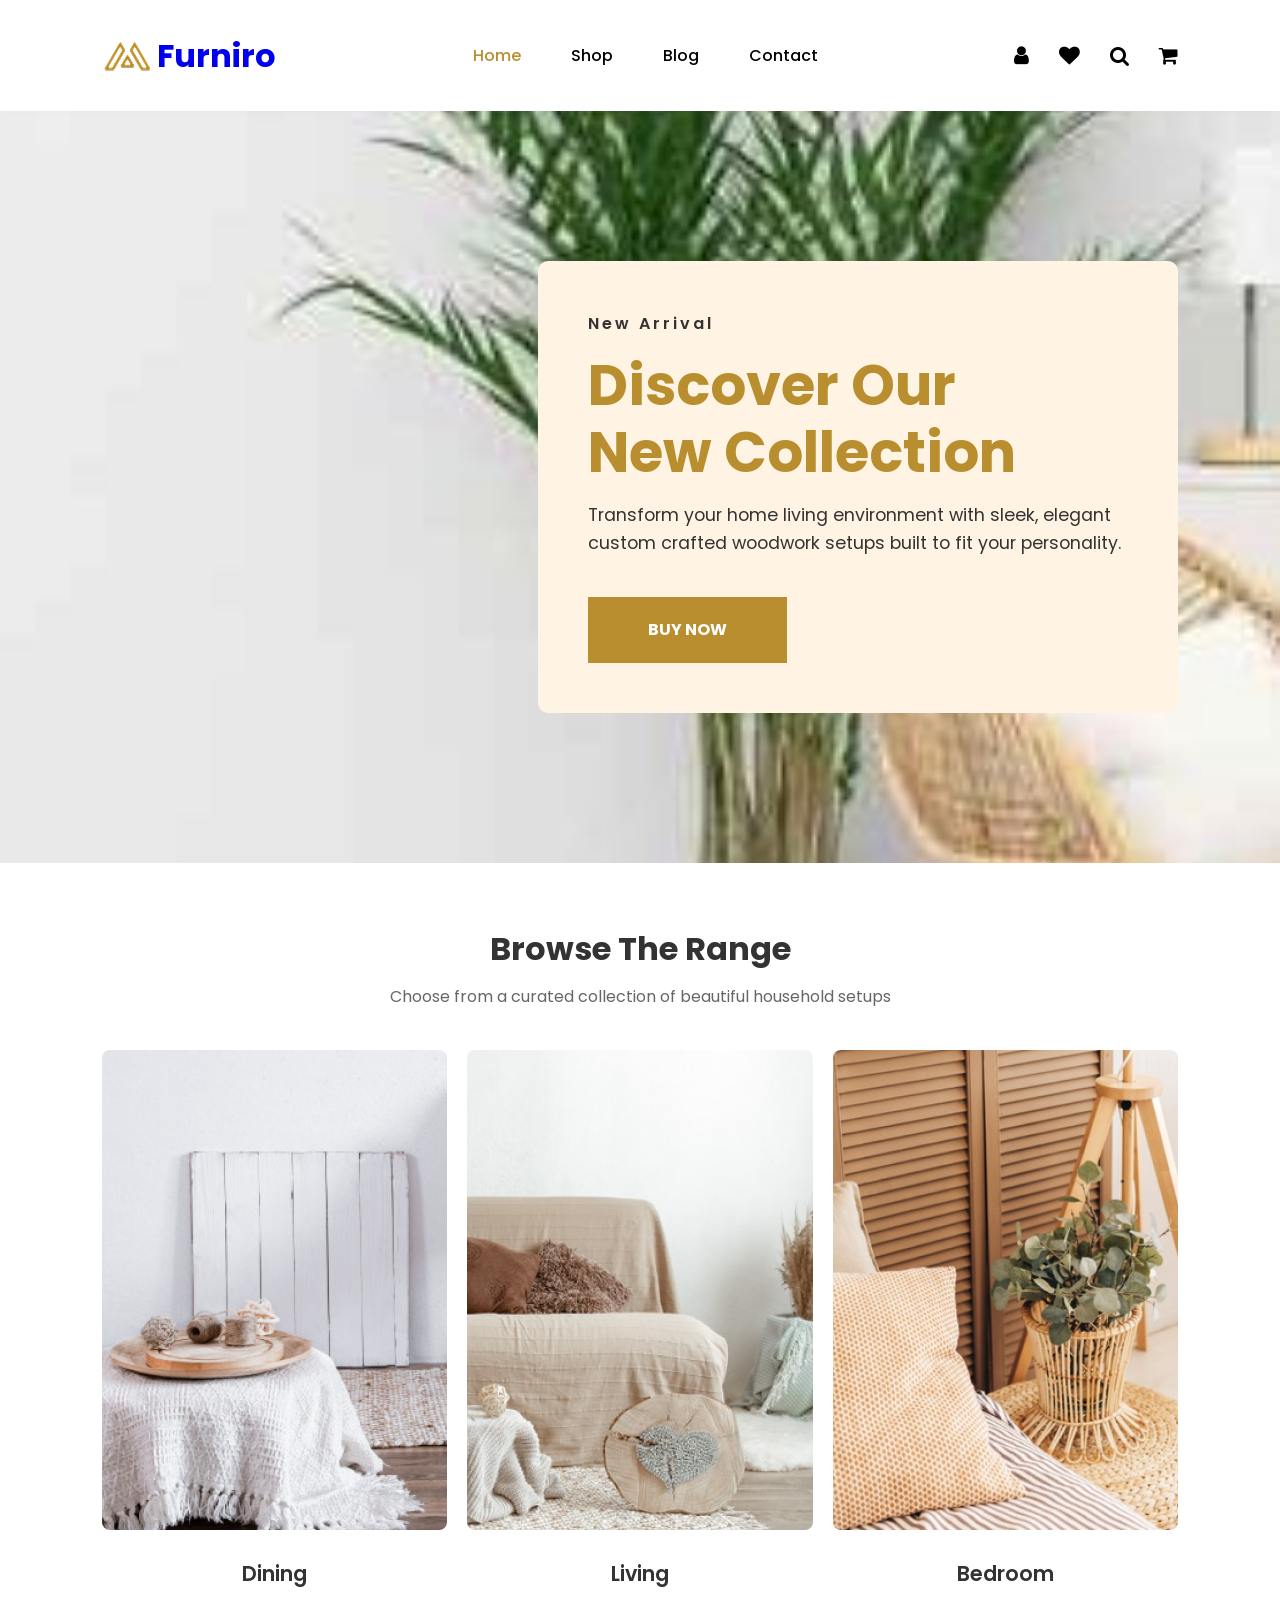
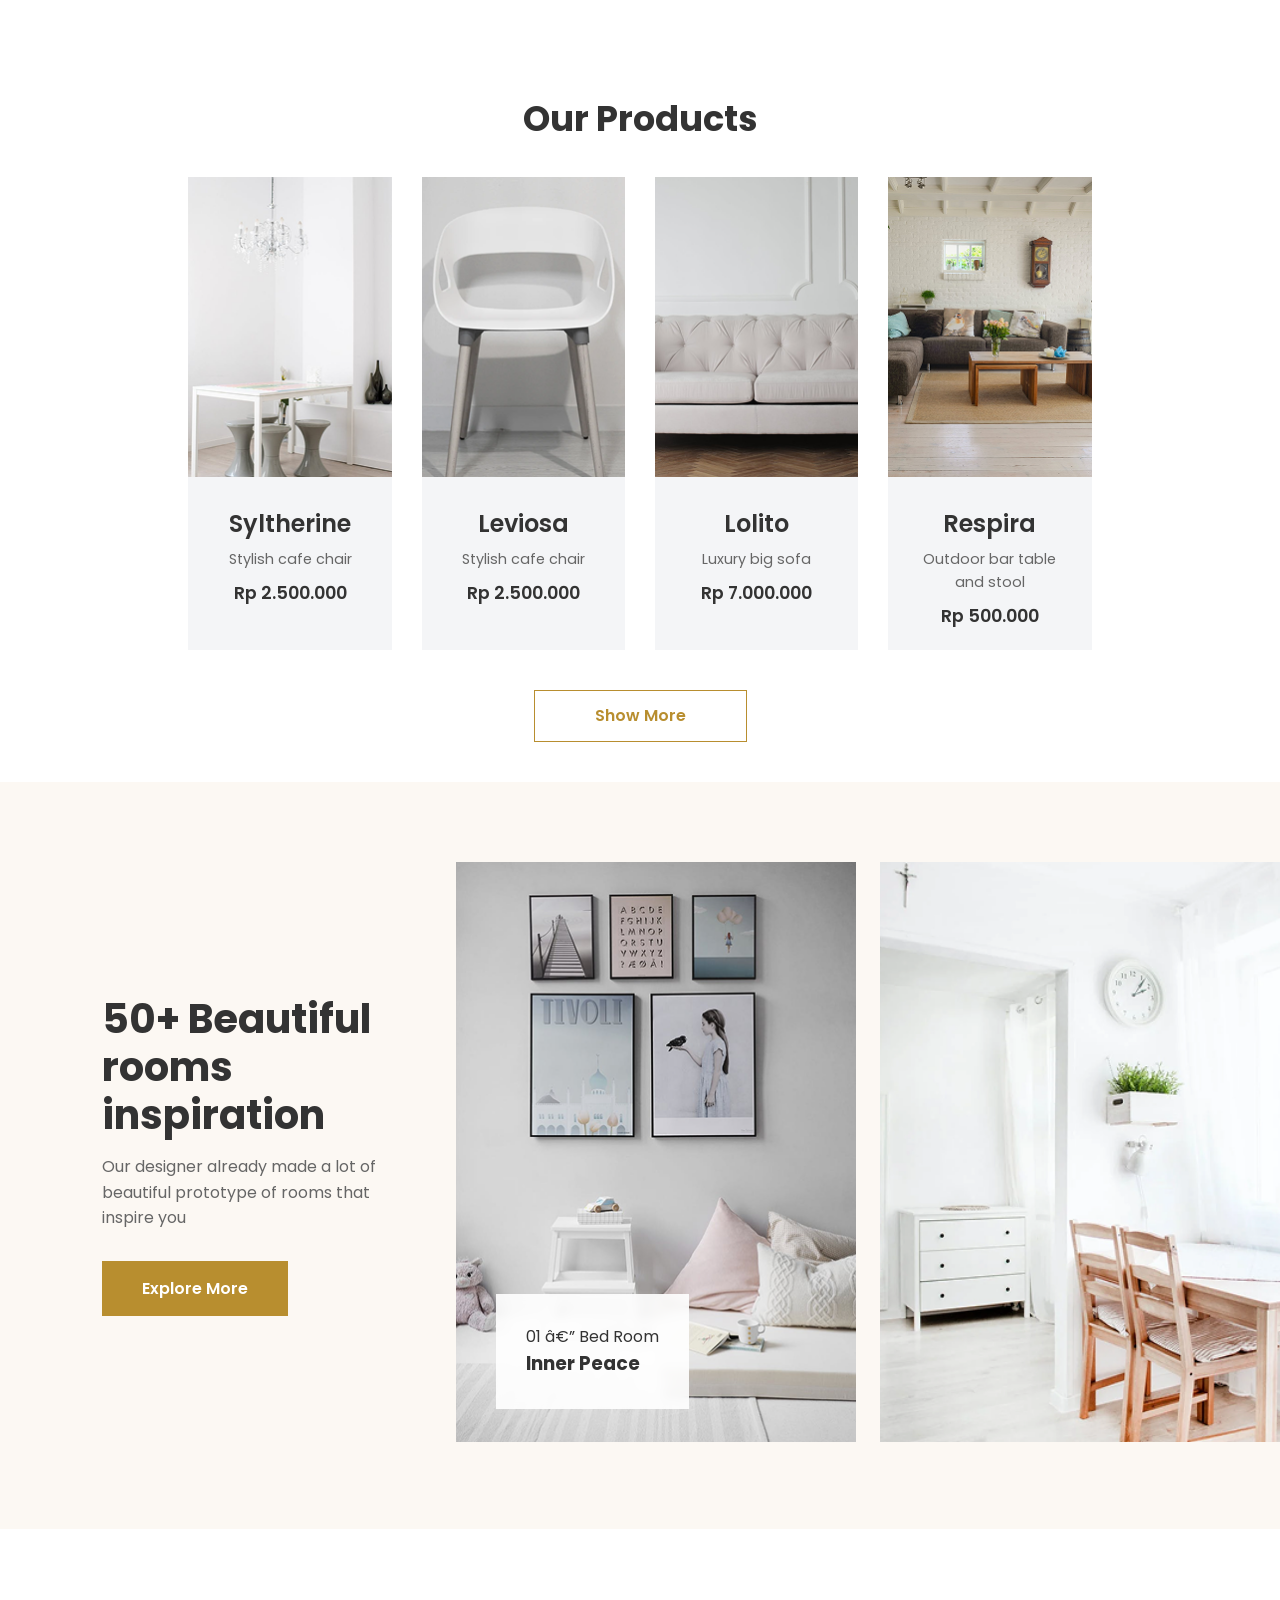
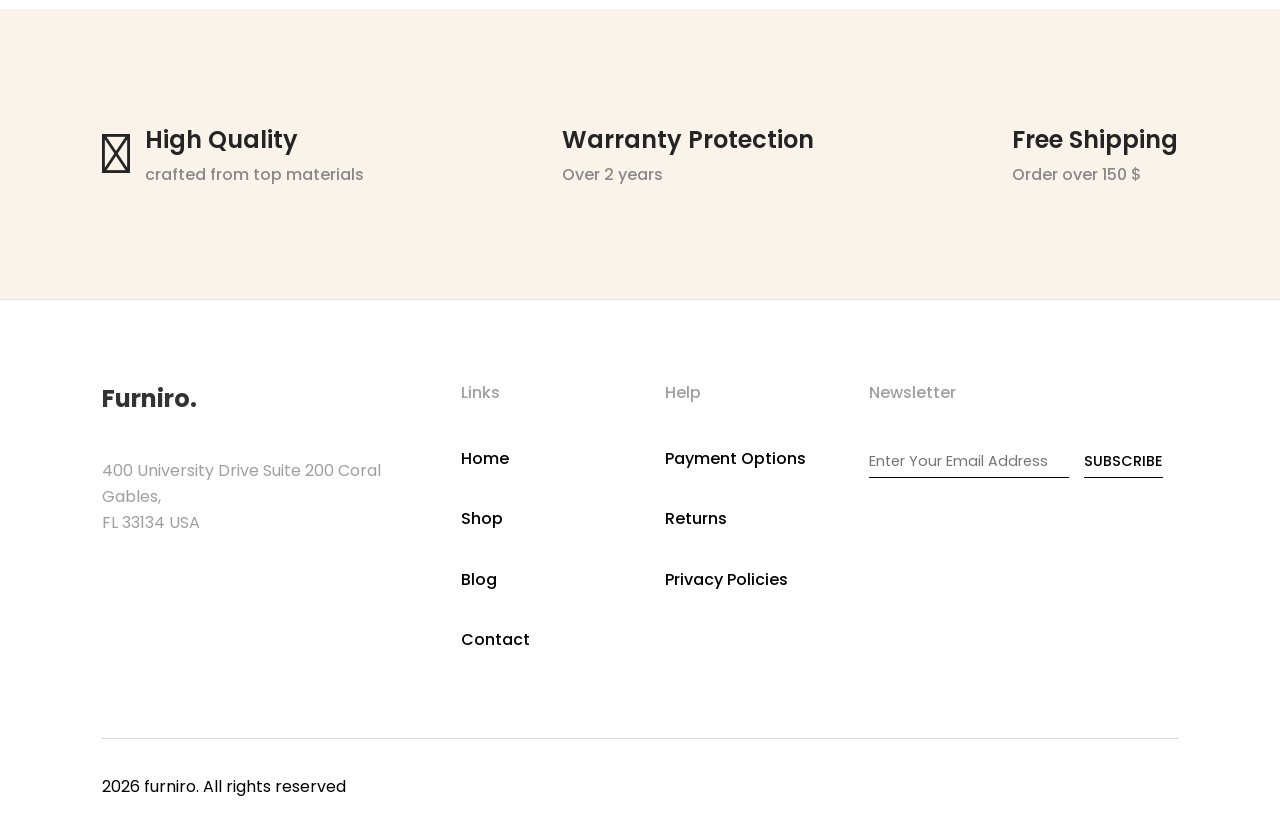
<file: index.html>
﻿<!doctype html>
<html lang="en">
  <head>
    <meta charset="UTF-8" />
    <meta name="viewport" content="width=device-width, initial-scale=1.0" />
    <title>Furniro - Home</title>
    <link rel="stylesheet" href="css/index.css" />
    <link rel="stylesheet" href="style.css" />
    <link
      rel="stylesheet"
      href="./font-awesome-4.7.0/css/font-awesome.min.css"
    />
  </head>
  <body>
    <header>
      <div class="logo">
        <a href="index.html">
          <img
            src="images/logo1.png"
            alt="Furniro Logo"
          />
          <h1>
            Furniro
          </h1>
        </a>
      </div>
      <nav>
        <ul>
          <li><a href="index.html" class="active">Home</a></li>
          <li><a href="shop.html">Shop</a></li>
          <li><a href="blog.html">Blog</a></li>
          <li><a href="contact.html">Contact</a></li>
        </ul>
      </nav>
       <div class="nav-icons">
        <a href="#"><i class="fa fa-user" aria-hidden="true"></i></a>
        <a href="comparison.html"><i class="fa fa-heart" aria-hidden="true"></i></a>
        <a href="search.html"><i class="fa fa-search" aria-hidden="true"></i></a>
         <a href="cart.html"><i class="fa fa-shopping-cart" aria-hidden="true"></i></a>
      </div>
    </header>

    <section class="hero-section">
      <div class="hero-box">
        <p>New Arrival</p>
        <h1>Discover Our<br />New Collection</h1>
        <p class="hero-desc">
          Transform your home living environment with sleek, elegant custom
          crafted woodwork setups built to fit your personality.
        </p>
        <a href="shop.html" class="buy-btn">BUY NOW</a>
      </div>
    </section>

    <section class="browse-section">
      <h2>Browse The Range</h2>
      <p>Choose from a curated collection of beautiful household setups</p>
      <div class="browse-grid">
        <div class="browse-card">
          <img src="images/img1.png" alt="Dining" />
          <h3>Dining</h3>
        </div>
        <div class="browse-card">
          <img src="images/img2.png" alt="Living" />
          <h3>Living</h3>
        </div>
        <div class="browse-card">
          <img src="images/img3.png" alt="Bedroom" />
          <h3>Bedroom</h3>
        </div>
      </div>
    </section>

    <section class="products-section">
      <h2>Our Products</h2>
      <div class="product-grid">
        <div class="product-card">
          <a href="product.html">
            <img src="images/img.4.png" alt="Syltherine" />
            <div class="product-info">
              <h3>Syltherine</h3>
              <p>Stylish cafe chair</p>
              <div class="product-price">Rp 2.500.000</div>
            </div>
          </a>
          <div class="product-overlay">
            <a href="cart.html" class="add-to-cart-btn">Add to cart</a>
            <div class="overlay-actions">
              <a href="#"><i class="fa-solid fa-share-nodes"></i> Share</a>
              <a href="comparison.html"
                ><i class="fa-solid fa-arrows-rotate"></i> Compare</a
              >
              <a href="#"><i class="fa-regular fa-heart"></i> Like</a>
            </div>
          </div>
        </div>
        <div class="product-card">
          <a href="product.html">
            <img src="images/img5.png" alt="Leviosa" />
            <div class="product-info">
              <h3>Leviosa</h3>
              <p>Stylish cafe chair</p>
              <div class="product-price">Rp 2.500.000</div>
            </div>
          </a>
          <div class="product-overlay">
            <a href="cart.html" class="add-to-cart-btn">Add to cart</a>
            <div class="overlay-actions">
              <a href="#"><i class="fa-solid fa-share-nodes"></i> Share</a>
              <a href="comparison.html"
                ><i class="fa-solid fa-arrows-rotate"></i> Compare</a
              >
              <a href="#"><i class="fa-regular fa-heart"></i> Like</a>
            </div>
          </div>
        </div>
        <div class="product-card">
          <a href="product.html">
            <img src="images/img6.png" alt="Lolito" />
            <div class="product-info">
              <h3>Lolito</h3>
              <p>Luxury big sofa</p>
              <div class="product-price">Rp 7.000.000</div>
            </div>
          </a>
          <div class="product-overlay">
            <a href="cart.html" class="add-to-cart-btn">Add to cart</a>
            <div class="overlay-actions">
              <a href="#"><i class="fa-solid fa-share-nodes"></i> Share</a>
              <a href="comparison.html"
                ><i class="fa-solid fa-arrows-rotate"></i> Compare</a
              >
              <a href="#"><i class="fa-regular fa-heart"></i> Like</a>
            </div>
          </div>
        </div>
        <div class="product-card">
          <a href="product.html">
            <img src="images/img7.png" alt="Respira" />
            <div class="product-info">
              <h3>Respira</h3>
              <p>Outdoor bar table and stool</p>
              <div class="product-price">Rp 500.000</div>
            </div>
          </a>
          <div class="product-overlay">
            <a href="cart.html" class="add-to-cart-btn">Add to cart</a>
            <div class="overlay-actions">
              <a href="#"><i class="fa-solid fa-share-nodes"></i> Share</a>
              <a href="comparison.html"
                ><i class="fa-solid fa-arrows-rotate"></i> Compare</a
              >
              <a href="#"><i class="fa-regular fa-heart"></i> Like</a>
            </div>
          </div>
        </div>
      </div>
      <div class="show-more-container">
        <a href="shop.html" class="show-more-btn">Show More</a>
      </div>
    </section>

    <section class="rooms-section">
      <div class="rooms-text">
        <h2>50+ Beautiful rooms<br />inspiration</h2>
        <p>
          Our designer already made a lot of beautiful prototype of rooms that
          inspire you
        </p>
        <a href="shop.html" class="explore-btn">Explore More</a>
      </div>
      <div class="rooms-slider">
        <div class="slide-card">
          <img src="images/img9.png" alt="Inner Peace" />
          <div class="slide-info">
            <span>01 â€” Bed Room</span
            >
            <h3>Inner Peace</h3>
          </div>
        </div>
        <div class="slide-card">
          <img src="images/img10.png" alt="Cute Kitchen" />
        </div>
      </div>
    </section>

    <section class="features-bar">
      <div class="feature-item">
        <i class="fa-solid fa-trophy"></i>
        <div class="feature-text">
          <h3>High Quality</h3>
          <p>crafted from top materials</p>
        </div>
      </div>
      <div class="feature-item">
        <i class="fa-solid fa-shield-halved"></i>
        <div class="feature-text">
          <h3>Warranty Protection</h3>
          <p>Over 2 years</p>
        </div>
      </div>
      <div class="feature-item">
        <i class="fa-solid fa-truck-fast"></i>
        <div class="feature-text">
          <h3>Free Shipping</h3>
          <p>Order over 150 $</p>
        </div>
      </div>
    </section>

    <footer>
      <div class="footer-container">
        <div class="footer-col">
          <h2>Furniro.</h2>
          <p>400 University Drive Suite 200 Coral Gables,<br />FL 33134 USA</p>
        </div>
        <div class="footer-col">
          <h4>Links</h4>
          <ul>
            <li><a href="index.html">Home</a></li>
            <li><a href="shop.html">Shop</a></li>
            <li><a href="blog.html">Blog</a></li>
            <li><a href="contact.html">Contact</a></li>
          </ul>
        </div>
        <div class="footer-col">
          <h4>Help</h4>
          <ul>
            <li><a href="#">Payment Options</a></li>
            <li><a href="#">Returns</a></li>
            <li><a href="#">Privacy Policies</a></li>
          </ul>
        </div>
        <div class="footer-col">
          <h4>Newsletter</h4>
          <form class="newsletter-form">
            <input type="email" placeholder="Enter Your Email Address" />
            <button type="submit">SUBSCRIBE</button>
          </form>
        </div>
      </div>
      <div class="copyright">
        <p>2026 furniro. All rights reserved</p>
      </div>
    </footer>
  </body>
</html>
</file>
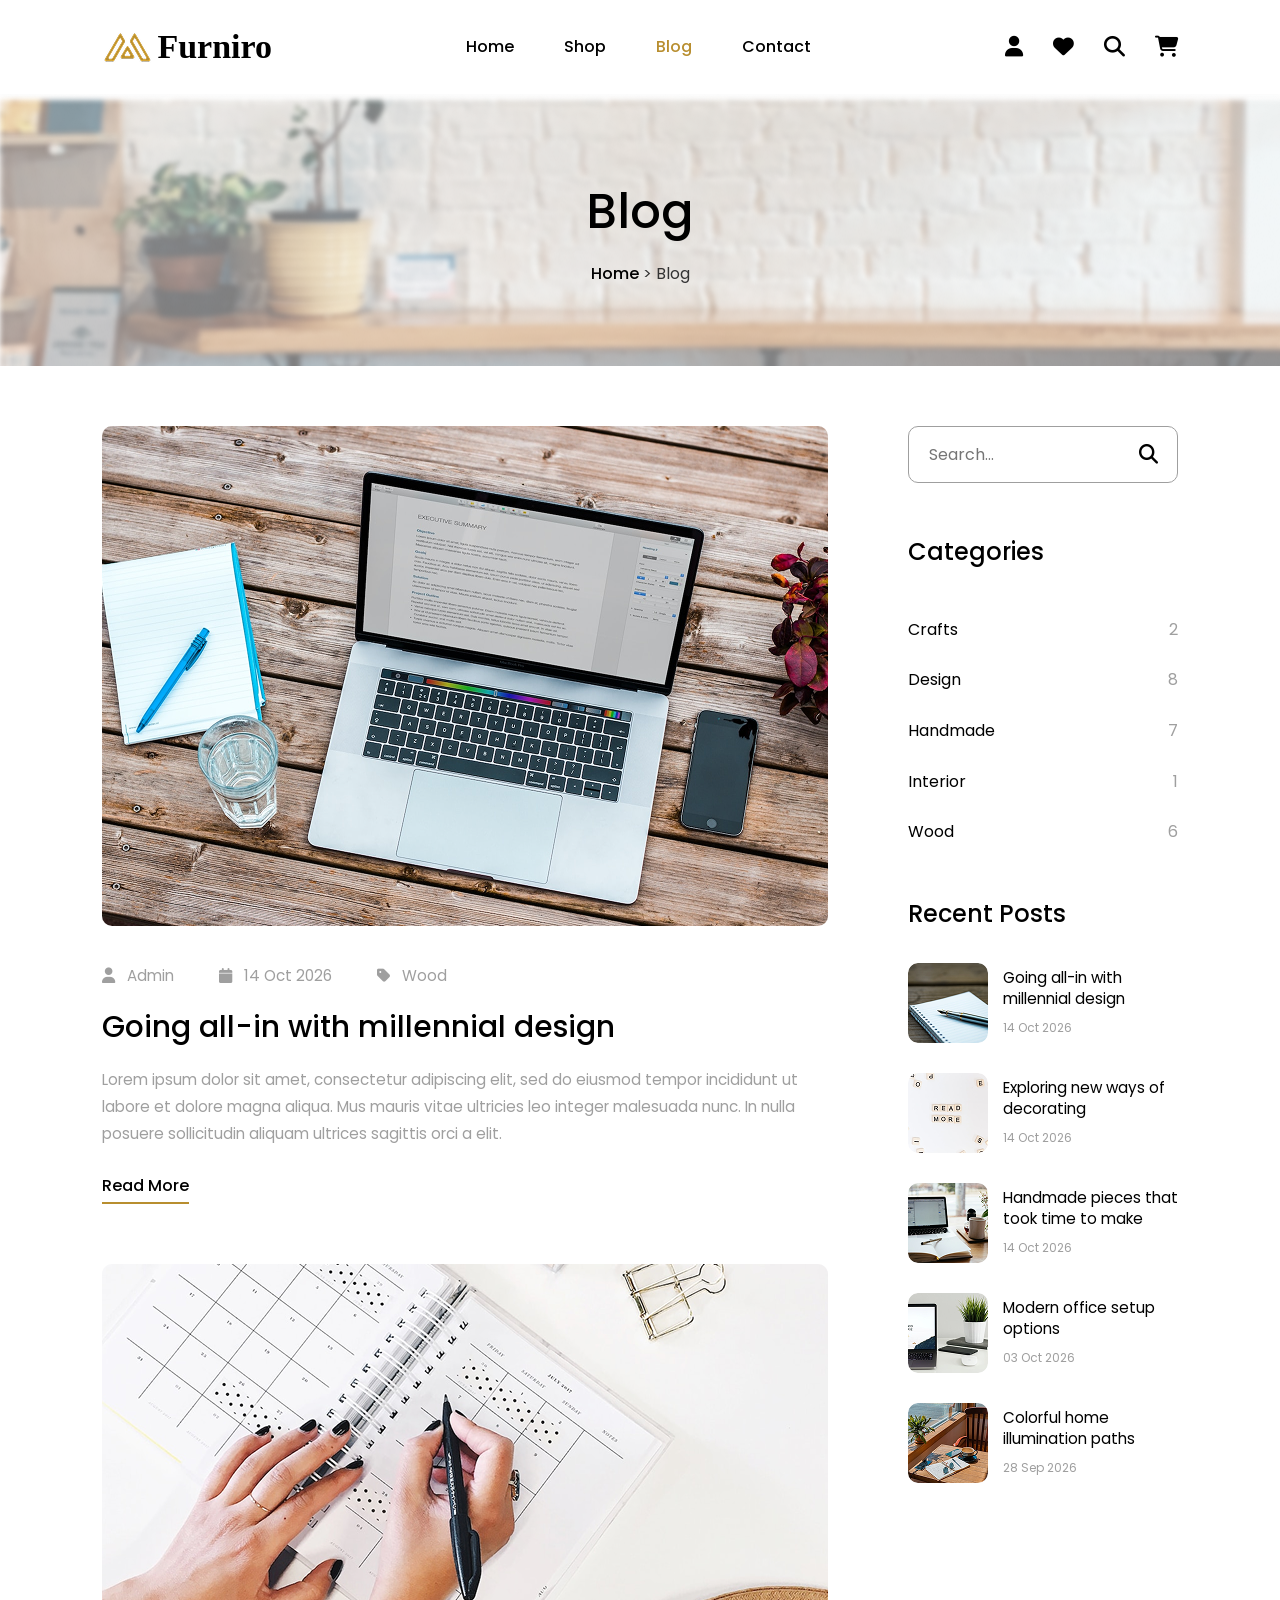
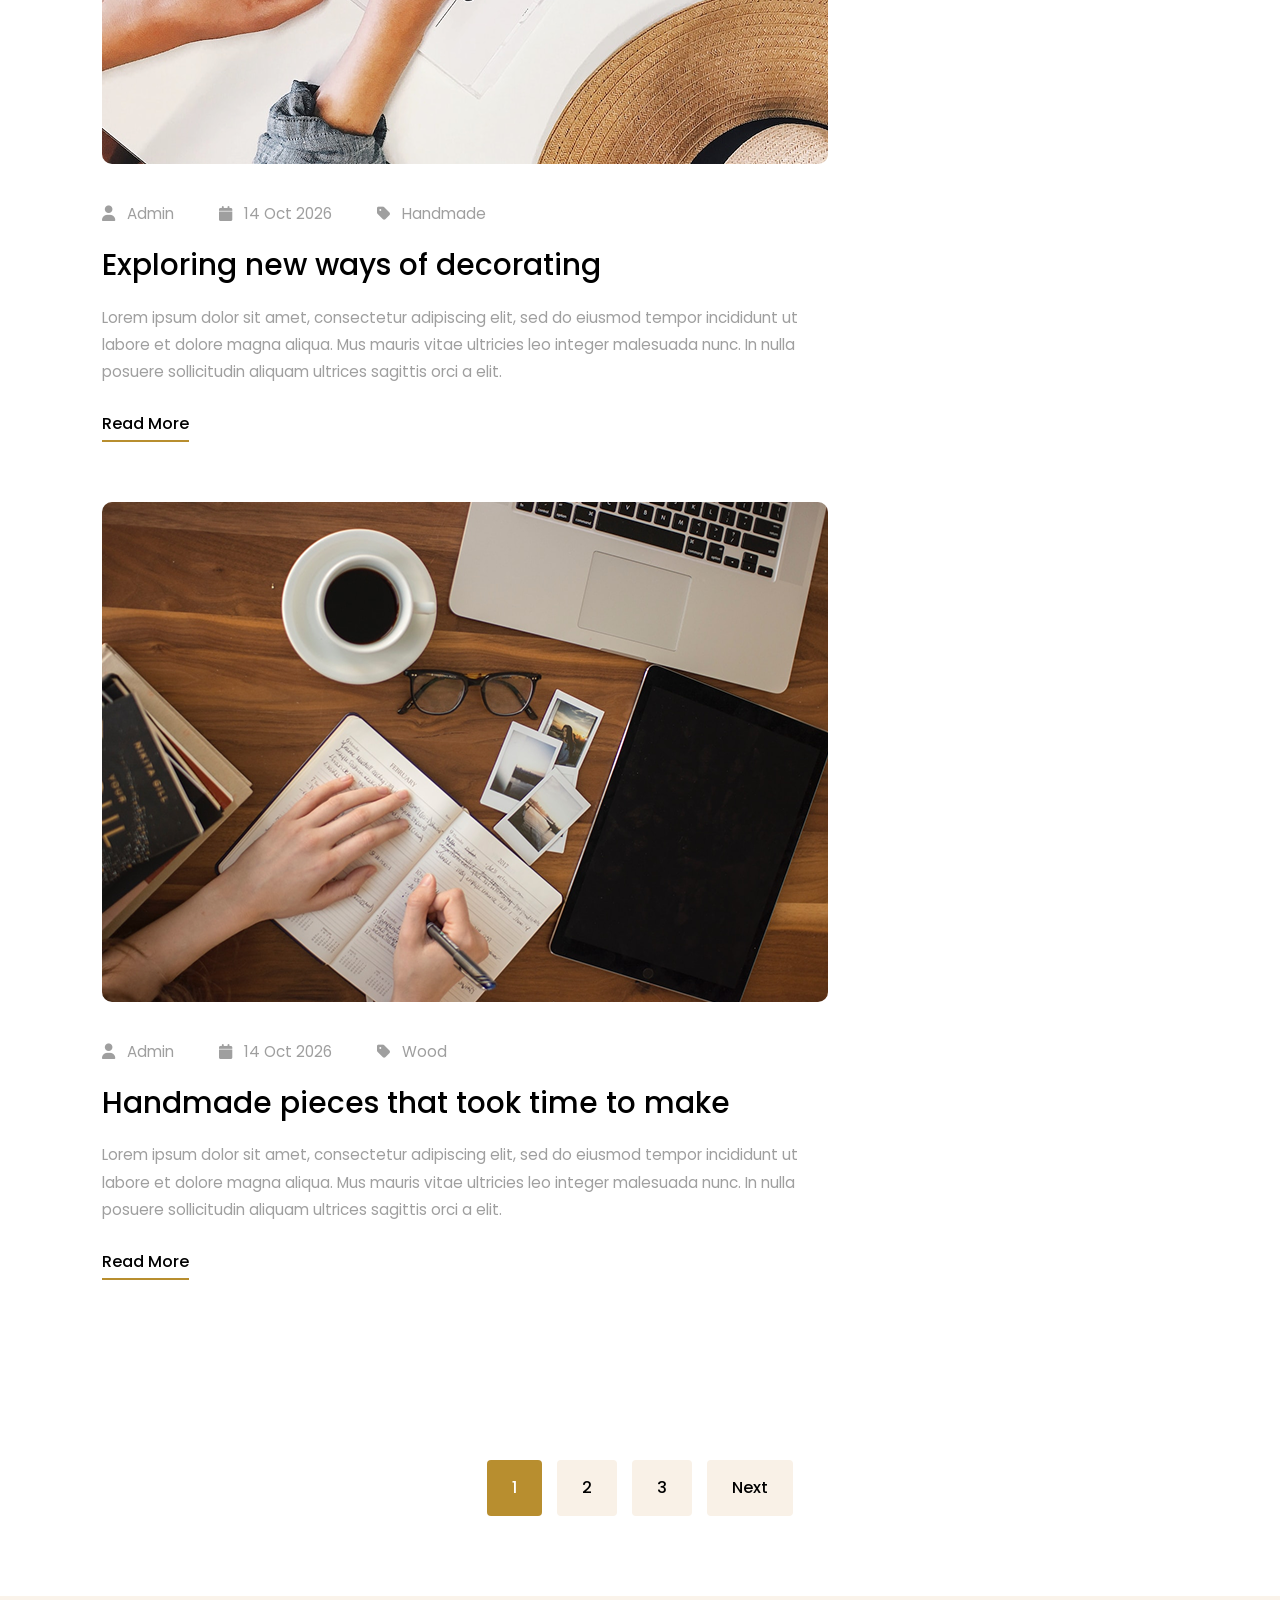
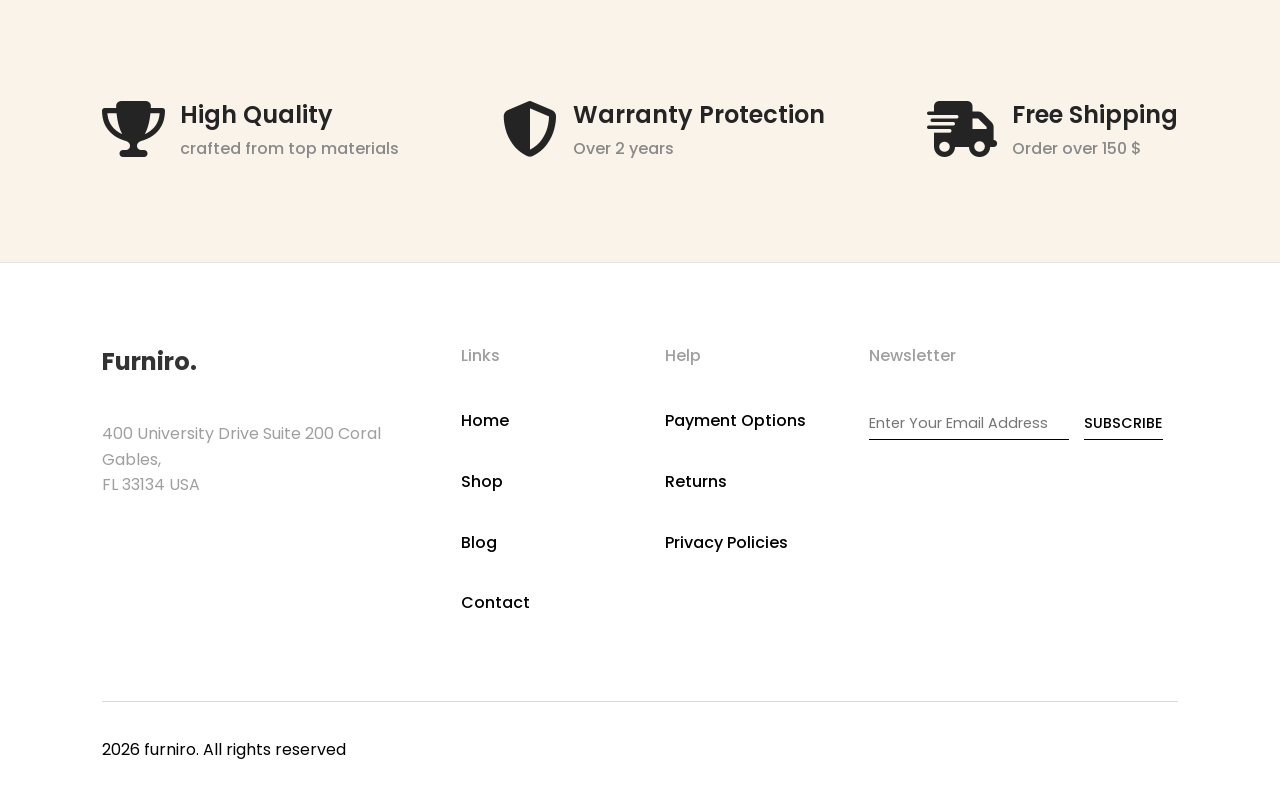
<file: blog.html>
<!DOCTYPE html>
<html lang="en">
<head>
    <meta charset="UTF-8">
    <meta name="viewport" content="width=device-width, initial-scale=1.0">
    <title>Furniro - Blog</title>
    <link rel="stylesheet" href="style.css">
    <link rel="stylesheet" href="css/blog.css">
    <link rel="stylesheet" href="https://cdnjs.cloudflare.com/ajax/libs/font-awesome/6.4.0/css/all.min.css">
</head>
<body>

    <header>
         <div class="logo">
        <a href="index.html">
          <img
            src="images/logo1.png"
            alt="Furniro Logo"
          />
          <h1>
            Furniro
          </h1>
        </a>
      </div>
        <nav>
            <ul>
                <li><a href="index.html">Home</a></li>
                <li><a href="shop.html">Shop</a></li>
                <li><a href="blog.html" class="active">Blog</a></li>
                <li><a href="contact.html">Contact</a></li>
            </ul>
        </nav>
        <div class="nav-icons">
        <a href="#"><i class="fa fa-user" aria-hidden="true"></i></a>
        <a href="comparison.html"><i class="fa fa-heart" aria-hidden="true"></i></a>
        <a href="search.html"><i class="fa fa-search" aria-hidden="true"></i></a>
         <a href="cart.html"><i class="fa fa-shopping-cart" aria-hidden="true"></i></a>
      </div>
    </header>

    <div class="page-banner">
        <h1>Blog</h1>
        <div class="breadcrumb"><a href="index.html">Home</a> &gt; Blog</div>
    </div>

    <main class="blog-layout">
        <section class="posts-container">
            <article class="post-card">
                <img src="images/blog.png" alt="Going all-in with millennial design">
                <div class="post-meta">
                    <span><i class="fa-solid fa-user"></i> Admin</span>
                    <span><i class="fa-solid fa-calendar"></i> 14 Oct 2026</span>
                    <span><i class="fa-solid fa-tag"></i> Wood</span>
                </div>
                <h2>Going all-in with millennial design</h2>
                <p>Lorem ipsum dolor sit amet, consectetur adipiscing elit, sed do eiusmod tempor incididunt ut labore et dolore magna aliqua. Mus mauris vitae ultricies leo integer malesuada nunc. In nulla posuere sollicitudin aliquam ultrices sagittis orci a elit.</p>
                <a href="#" class="read-more">Read More</a>
            </article>

            <article class="post-card">
                <img src="images/blog2.png" alt="Exploring new ways of decorating">
                <div class="post-meta">
                    <span><i class="fa-solid fa-user"></i> Admin</span>
                    <span><i class="fa-solid fa-calendar"></i> 14 Oct 2026</span>
                    <span><i class="fa-solid fa-tag"></i> Handmade</span>
                </div>
                <h2>Exploring new ways of decorating</h2>
                <p>Lorem ipsum dolor sit amet, consectetur adipiscing elit, sed do eiusmod tempor incididunt ut labore et dolore magna aliqua. Mus mauris vitae ultricies leo integer malesuada nunc. In nulla posuere sollicitudin aliquam ultrices sagittis orci a elit.</p>
                <a href="#" class="read-more">Read More</a>
            </article>

            <article class="post-card">
                <img src="images/blog3.png" alt="Handmade pieces that took time to make">
                <div class="post-meta">
                    <span><i class="fa-solid fa-user"></i> Admin</span>
                    <span><i class="fa-solid fa-calendar"></i> 14 Oct 2026</span>
                    <span><i class="fa-solid fa-tag"></i> Wood</span>
                </div>
                <h2>Handmade pieces that took time to make</h2>
                <p>Lorem ipsum dolor sit amet, consectetur adipiscing elit, sed do eiusmod tempor incididunt ut labore et dolore magna aliqua. Mus mauris vitae ultricies leo integer malesuada nunc. In nulla posuere sollicitudin aliquam ultrices sagittis orci a elit.</p>
                <a href="#" class="read-more">Read More</a>
            </article>
        </section>

        <aside class="sidebar-container">
            <div class="sidebar-widget">
                <div class="search-wrapper">
                    <input type="text" placeholder="Search...">
                    <i class="fa-solid fa-magnifying-glass"></i>
                </div>
            </div>

            <div class="sidebar-widget">
                <h3>Categories</h3>
                <ul class="categories-list">
                    <li><span>Crafts</span> <span>2</span></li>
                    <li><span>Design</span> <span>8</span></li>
                    <li><span>Handmade</span> <span>7</span></li>
                    <li><span>Interior</span> <span>1</span></li>
                    <li><span>Wood</span> <span>6</span></li>
                </ul>
            </div>

            <div class="sidebar-widget">
                <h3>Recent Posts</h3>
                <div class="recent-posts-list">
                    <div class="recent-post-item">
                        <img src="images/blog4.png" alt="Recent post 1">
                        <div class="recent-post-info">
                            <h4><a href="#">Going all-in with millennial design</a></h4>
                            <span>14 Oct 2026</span>
                        </div>
                    </div>
                    <div class="recent-post-item">
                        <img src="images/blog5.png" alt="Recent post 2">
                        <div class="recent-post-info">
                            <h4><a href="#">Exploring new ways of decorating</a></h4>
                            <span>14 Oct 2026</span>
                        </div>
                    </div>
                    <div class="recent-post-item">
                        <img src="images/blog1.png" alt="Recent post 3">
                        <div class="recent-post-info">
                            <h4><a href="#">Handmade pieces that took time to make</a></h4>
                            <span>14 Oct 2026</span>
                        </div>
                    </div>
                    <div class="recent-post-item">
                        <img src="images/blog6.png" alt="Recent post 4">
                        <div class="recent-post-info">
                            <h4><a href="#">Modern office setup options</a></h4>
                            <span>03 Oct 2026</span>
                        </div>
                    </div>
                    <div class="recent-post-item">
                        <img src="images/blog7.png" alt="Recent post 5">
                        <div class="recent-post-info">
                            <h4><a href="#">Colorful home illumination paths</a></h4>
                            <span>28 Sep 2026</span>
                        </div>
                    </div>
                </div>
            </div>
        </aside>
    </main>

    <div class="pagination">
        <a href="#" class="active">1</a>
        <a href="#">2</a>
        <a href="#">3</a>
        <a href="#">Next</a>
    </div>

    <section class="features-bar">
        <div class="feature-item">
            <i class="fa-solid fa-trophy"></i>
            <div class="feature-text">
                <h3>High Quality</h3>
                <p>crafted from top materials</p>
            </div>
        </div>
        <div class="feature-item">
            <i class="fa-solid fa-shield-halved"></i>
            <div class="feature-text">
                <h3>Warranty Protection</h3>
                <p>Over 2 years</p>
            </div>
        </div>
        <div class="feature-item">
            <i class="fa-solid fa-truck-fast"></i>
            <div class="feature-text">
                <h3>Free Shipping</h3>
                <p>Order over 150 $</p>
            </div>
        </div>
    </section>

    <footer>
        <div class="footer-container">
            <div class="footer-col">
                <h2>Furniro.</h2>
                <p>400 University Drive Suite 200 Coral Gables,<br>FL 33134 USA</p>
            </div>
            <div class="footer-col">
                <h4>Links</h4>
                <ul>
                    <li><a href="index.html">Home</a></li>
                    <li><a href="shop.html">Shop</a></li>
                    <li><a href="blog.html">Blog</a></li>
                    <li><a href="contact.html">Contact</a></li>
                </ul>
            </div>
            <div class="footer-col">
                <h4>Help</h4>
                <ul>
                    <li><a href="#">Payment Options</a></li>
                    <li><a href="#">Returns</a></li>
                    <li><a href="#">Privacy Policies</a></li>
                </ul>
            </div>
            <div class="footer-col">
                <h4>Newsletter</h4>
                <form class="newsletter-form">
                    <input type="email" placeholder="Enter Your Email Address">
                    <button type="submit">SUBSCRIBE</button>
                </form>
            </div>
        </div>
        <div class="copyright">
            <p>2026 furniro. All rights reserved</p>
        </div>
    </footer>
</body>
</html>
</file>
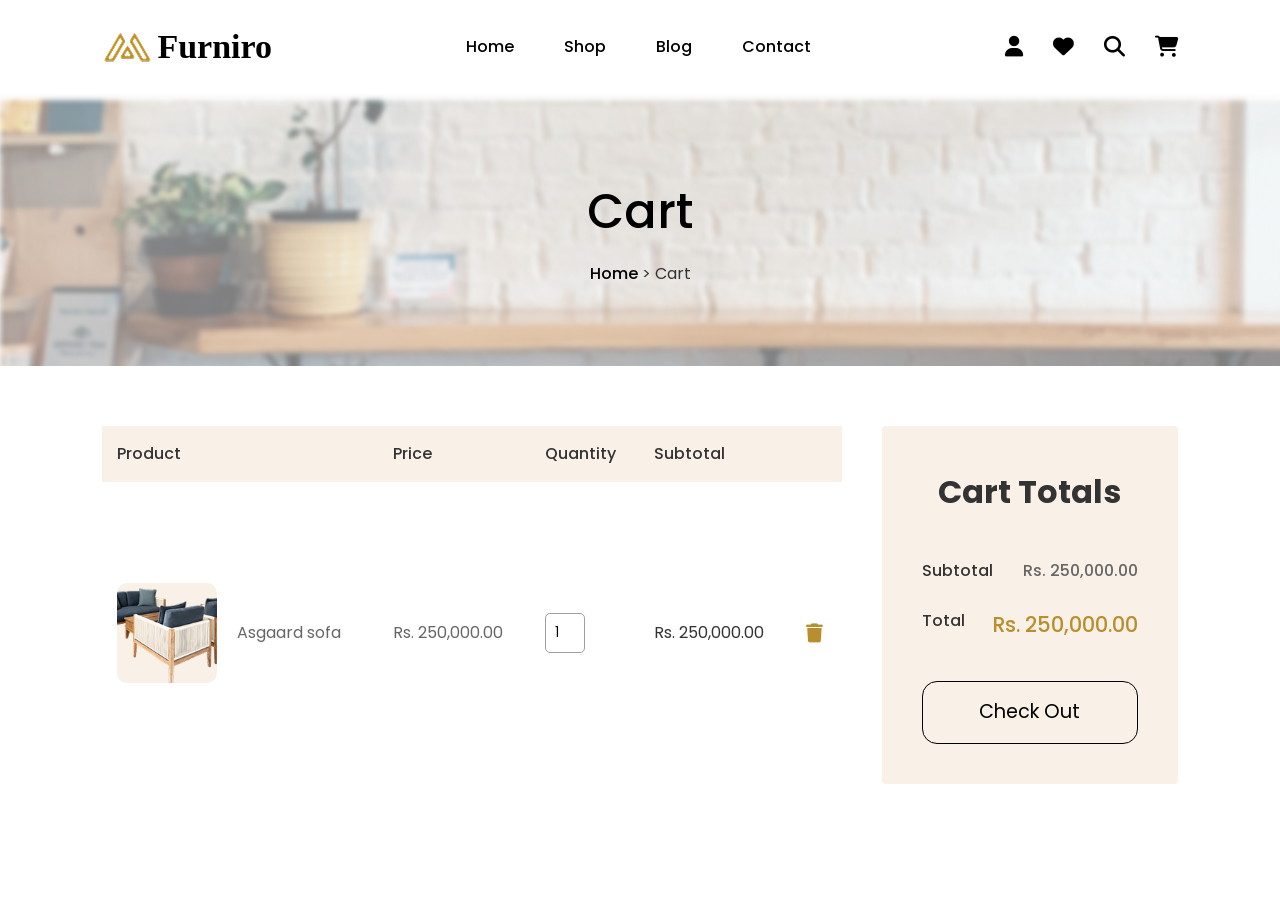
<file: cart.html>
<!DOCTYPE html>
<html lang="en">
<head>
    <meta charset="UTF-8">
    <meta name="viewport" content="width=device-width, initial-scale=1.0">
    <title>Furniro - Cart</title>
    <link rel="stylesheet" href="style.css">
    <link rel="stylesheet" href="css/cart.css">
    <link rel="stylesheet" href="https://cdnjs.cloudflare.com/ajax/libs/font-awesome/6.4.0/css/all.min.css">
</head>
<body>

    <header>
       <div class="logo">
        <a href="index.html">
          <img
            src="images/logo1.png"
            alt="Furniro Logo"
          />
          <h1>
            Furniro
          </h1>
        </a>
      </div>
        <nav>
            <ul>
                <li><a href="index.html">Home</a></li>
                <li><a href="shop.html">Shop</a></li>
                <li><a href="blog.html">Blog</a></li>
                <li><a href="contact.html">Contact</a></li>
            </ul>
        </nav>
        <div class="nav-icons">
        <a href="#"><i class="fa fa-user" aria-hidden="true"></i></a>
        <a href="comparison.html"><i class="fa fa-heart" aria-hidden="true"></i></a>
        <a href="search.html"><i class="fa fa-search" aria-hidden="true"></i></a>
         <a href="cart.html"><i class="fa fa-shopping-cart" aria-hidden="true"></i></a>
      </div>
        </div>
    </header>

    <div class="page-banner">
        <h1>Cart</h1>
        <div class="breadcrumb"><a href="index.html">Home</a> &gt; Cart</div>
    </div>

    <main class="cart-layout">
        <table class="cart-table">
            <thead>
                <tr>
                    <th>Product</th>
                    <th>Price</th>
                    <th>Quantity</th>
                    <th>Subtotal</th>
                    <th></th>
                </tr>
            </thead>
            <tbody>
                <tr>
                    <td>
                        <div class="cart-item-info">
                            <img src="images/asgard.png" class="cart-item-img" alt="Asgaard sofa">
                            <span class="text-light">Asgaard sofa</span>
                        </div>
                    </td>
                    <td class="text-light">Rs. 250,000.00</td>
                    <td><input type="number" value="1" class="qty-input"></td>
                    <td>Rs. 250,000.00</td>
                    <td><button class="remove-btn"><i class="fa-solid fa-trash"></i></button></td>
                </tr>
            </tbody>
        </table>

        <div class="cart-totals">
            <h2>Cart Totals</h2>
            <div class="total-row">
                <span>Subtotal</span>
                <span class="text-light">Rs. 250,000.00</span>
            </div>
            <div class="total-row">
                <span>Total</span>
                <span class="total-price">Rs. 250,000.00</span>
            </div>
            <a href="checkout.html" class="checkout-btn">Check Out</a>
        </div>
    </main>
</body>
</html>
</file>
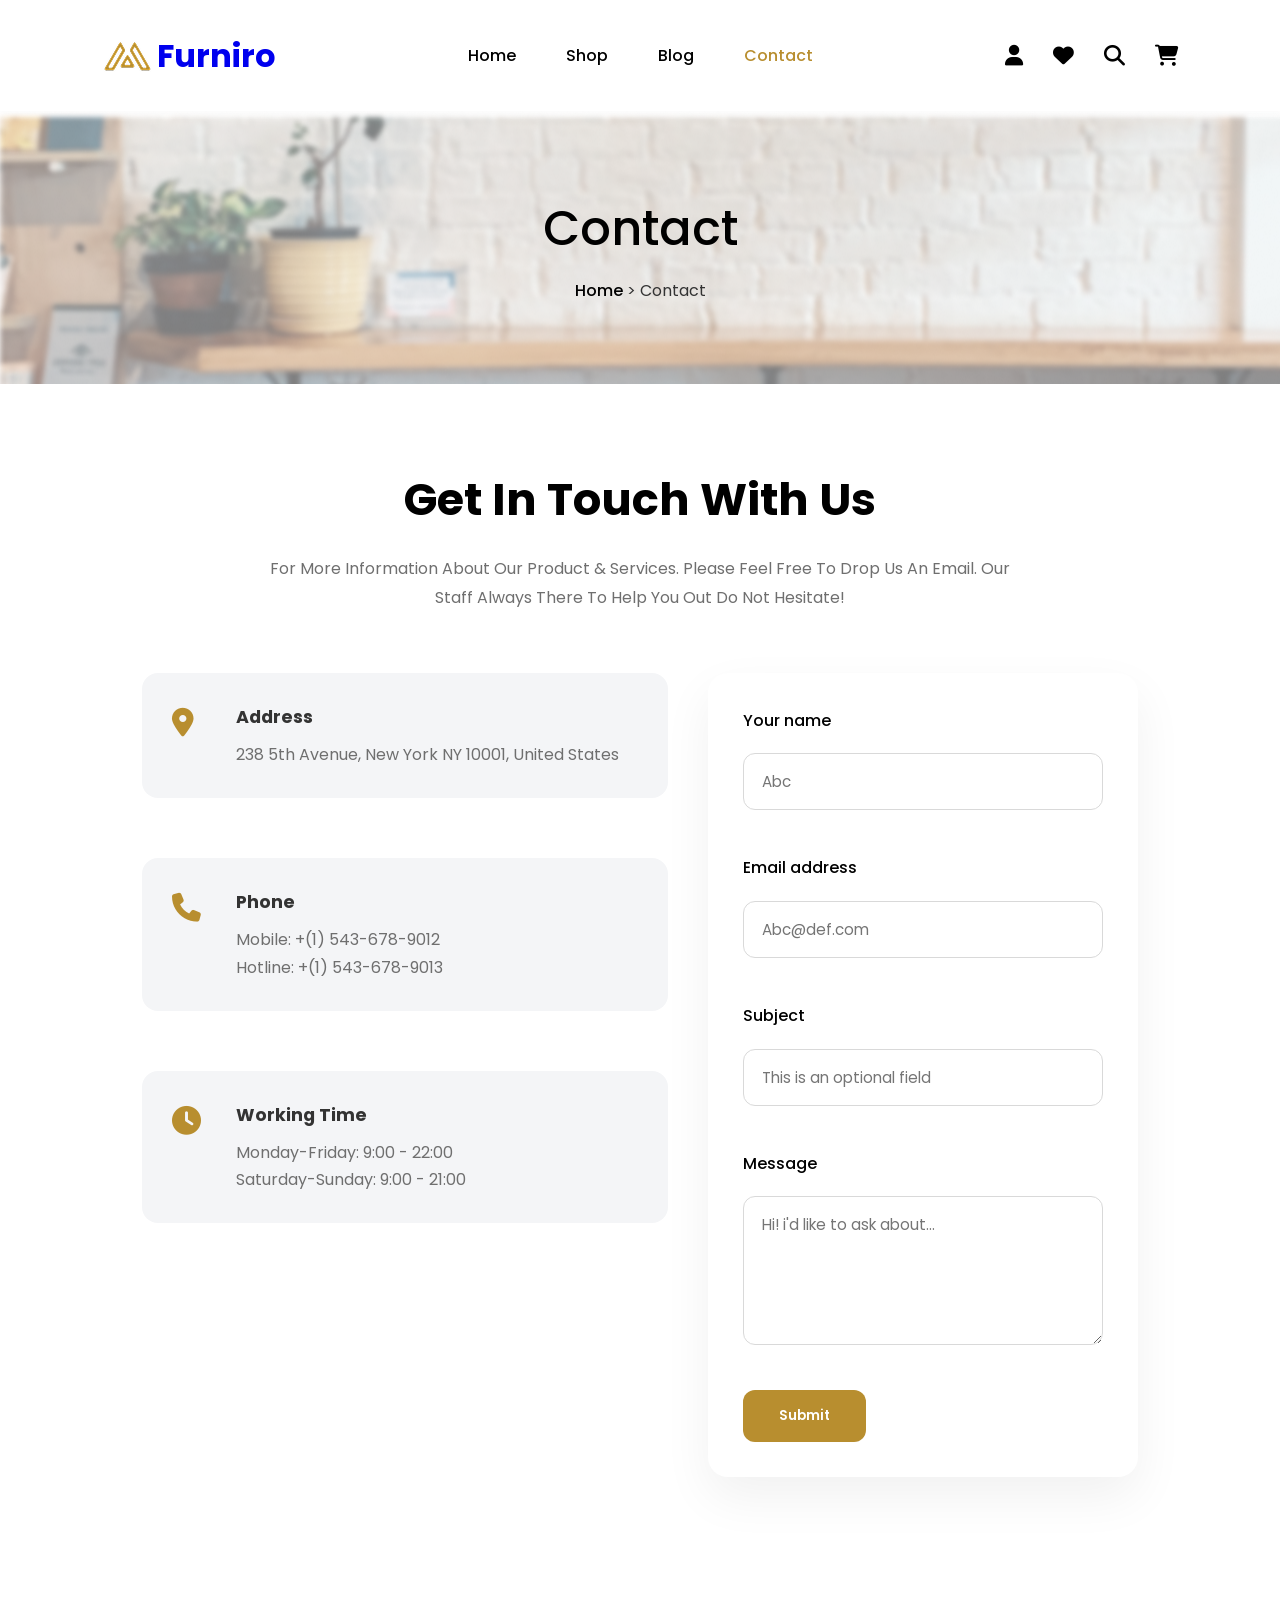
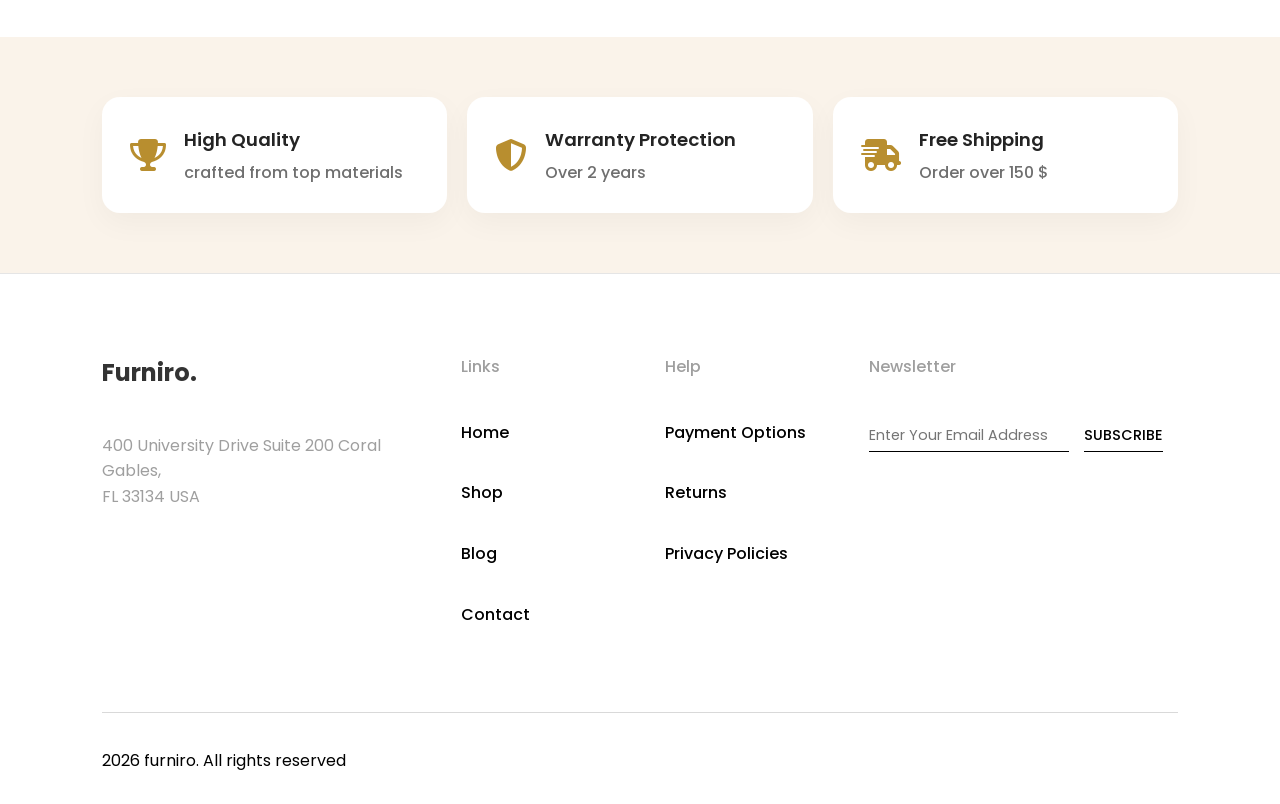
<file: contact.html>
<!DOCTYPE html>
<html lang="en">
<head>
    <meta charset="UTF-8">
    <meta name="viewport" content="width=device-width, initial-scale=1.0">
    <title>Furniro - Contact</title>
    <link rel="stylesheet" href="style.css">
    <link rel="stylesheet" href="css/contact.css">
    <link rel="stylesheet" href="https://cdnjs.cloudflare.com/ajax/libs/font-awesome/6.4.0/css/all.min.css">
</head>
<body>

    <header>
        <div class="logo">
        <a href="index.html">
          <img
            src="images/logo1.png"
            alt="Furniro Logo"
          />
          <h1>
            Furniro
          </h1>
        </a>
      </div>
        <nav>
            <ul>
                <li><a href="index.html">Home</a></li>
                <li><a href="shop.html">Shop</a></li>
                <li><a href="blog.html">Blog</a></li>
                <li><a href="contact.html" class="active">Contact</a></li>
            </ul>
        </nav>
         <div class="nav-icons">
        <a href="#"><i class="fa fa-user" aria-hidden="true"></i></a>
        <a href="comparison.html"><i class="fa fa-heart" aria-hidden="true"></i></a>
        <a href="search.html"><i class="fa fa-search" aria-hidden="true"></i></a>
         <a href="cart.html"><i class="fa fa-shopping-cart" aria-hidden="true"></i></a>
         
      </div>
    </header>

    <div class="page-banner" style="background-image: url('images/banner1.png');">
        <h1>Contact</h1>
        <div class="breadcrumb"><a href="index.html">Home</a> &gt; Contact</div>
    </div>

    <main class="contact-section">
        <div class="contact-header">
            <h2>Get In Touch With Us</h2>
            <p>For More Information About Our Product & Services. Please Feel Free To Drop Us An Email. Our Staff Always There To Help You Out Do Not Hesitate!</p>
        </div>

        <div class="contact-grid">
            <div class="contact-info">
                <div class="info-item">
                    <i class="fa-solid fa-location-dot"></i>
                    <div class="info-text">
                        <h3>Address</h3>
                        <p>238 5th Avenue, New York NY 10001, United States</p>
                    </div>
                </div>
                <div class="info-item">
                    <i class="fa-solid fa-phone"></i>
                    <div class="info-text">
                        <h3>Phone</h3>
                        <p>Mobile: +(1) 543-678-9012<br>Hotline: +(1) 543-678-9013</p>
                    </div>
                </div>
                <div class="info-item">
                    <i class="fa-solid fa-clock"></i>
                    <div class="info-text">
                        <h3>Working Time</h3>
                        <p>Monday-Friday: 9:00 - 22:00<br>Saturday-Sunday: 9:00 - 21:00</p>
                    </div>
                </div>
            </div>

            <form class="contact-form" action="#" method="POST">
                <div class="form-group">
                    <label>Your name</label>
                    <input type="text" placeholder="Abc" required>
                </div>
                <div class="form-group">
                    <label>Email address</label>
                    <input type="email" placeholder="Abc@def.com" required>
                </div>
                <div class="form-group">
                    <label>Subject</label>
                    <input type="text" placeholder="This is an optional field">
                </div>
                <div class="form-group">
                    <label>Message</label>
                    <textarea rows="5" placeholder="Hi! i'd like to ask about..." required></textarea>
                </div>
                <button type="submit" class="submit-btn">Submit</button>
            </form>
        </div>
    </main>

    <section class="features-bar">
        <div class="feature-item">
            <i class="fa-solid fa-trophy"></i>
            <div class="feature-text">
                <h3>High Quality</h3>
                <p>crafted from top materials</p>
            </div>
        </div>
        <div class="feature-item">
            <i class="fa-solid fa-shield-halved"></i>
            <div class="feature-text">
                <h3>Warranty Protection</h3>
                <p>Over 2 years</p>
            </div>
        </div>
        <div class="feature-item">
            <i class="fa-solid fa-truck-fast"></i>
            <div class="feature-text">
                <h3>Free Shipping</h3>
                <p>Order over 150 $</p>
            </div>
        </div>
    </section>

    <footer>
        <div class="footer-container">
            <div class="footer-col">
                <h2>Furniro.</h2>
                <p>400 University Drive Suite 200 Coral Gables,<br>FL 33134 USA</p>
            </div>
            <div class="footer-col">
                <h4>Links</h4>
                <ul>
                    <li><a href="index.html">Home</a></li>
                    <li><a href="shop.html">Shop</a></li>
                    <li><a href="blog.html">Blog</a></li>
                    <li><a href="contact.html">Contact</a></li>
                </ul>
            </div>
            <div class="footer-col">
                <h4>Help</h4>
                <ul>
                    <li><a href="#">Payment Options</a></li>
                    <li><a href="#">Returns</a></li>
                    <li><a href="#">Privacy Policies</a></li>
                </ul>
            </div>
            <div class="footer-col">
                <h4>Newsletter</h4>
                <form class="newsletter-form">
                    <input type="email" placeholder="Enter Your Email Address">
                    <button type="submit">SUBSCRIBE</button>
                </form>
            </div>
        </div>
        <div class="copyright">
            <p>2026 furniro. All rights reserved</p>
        </div>
    </footer>
</body>
</html>
</file>
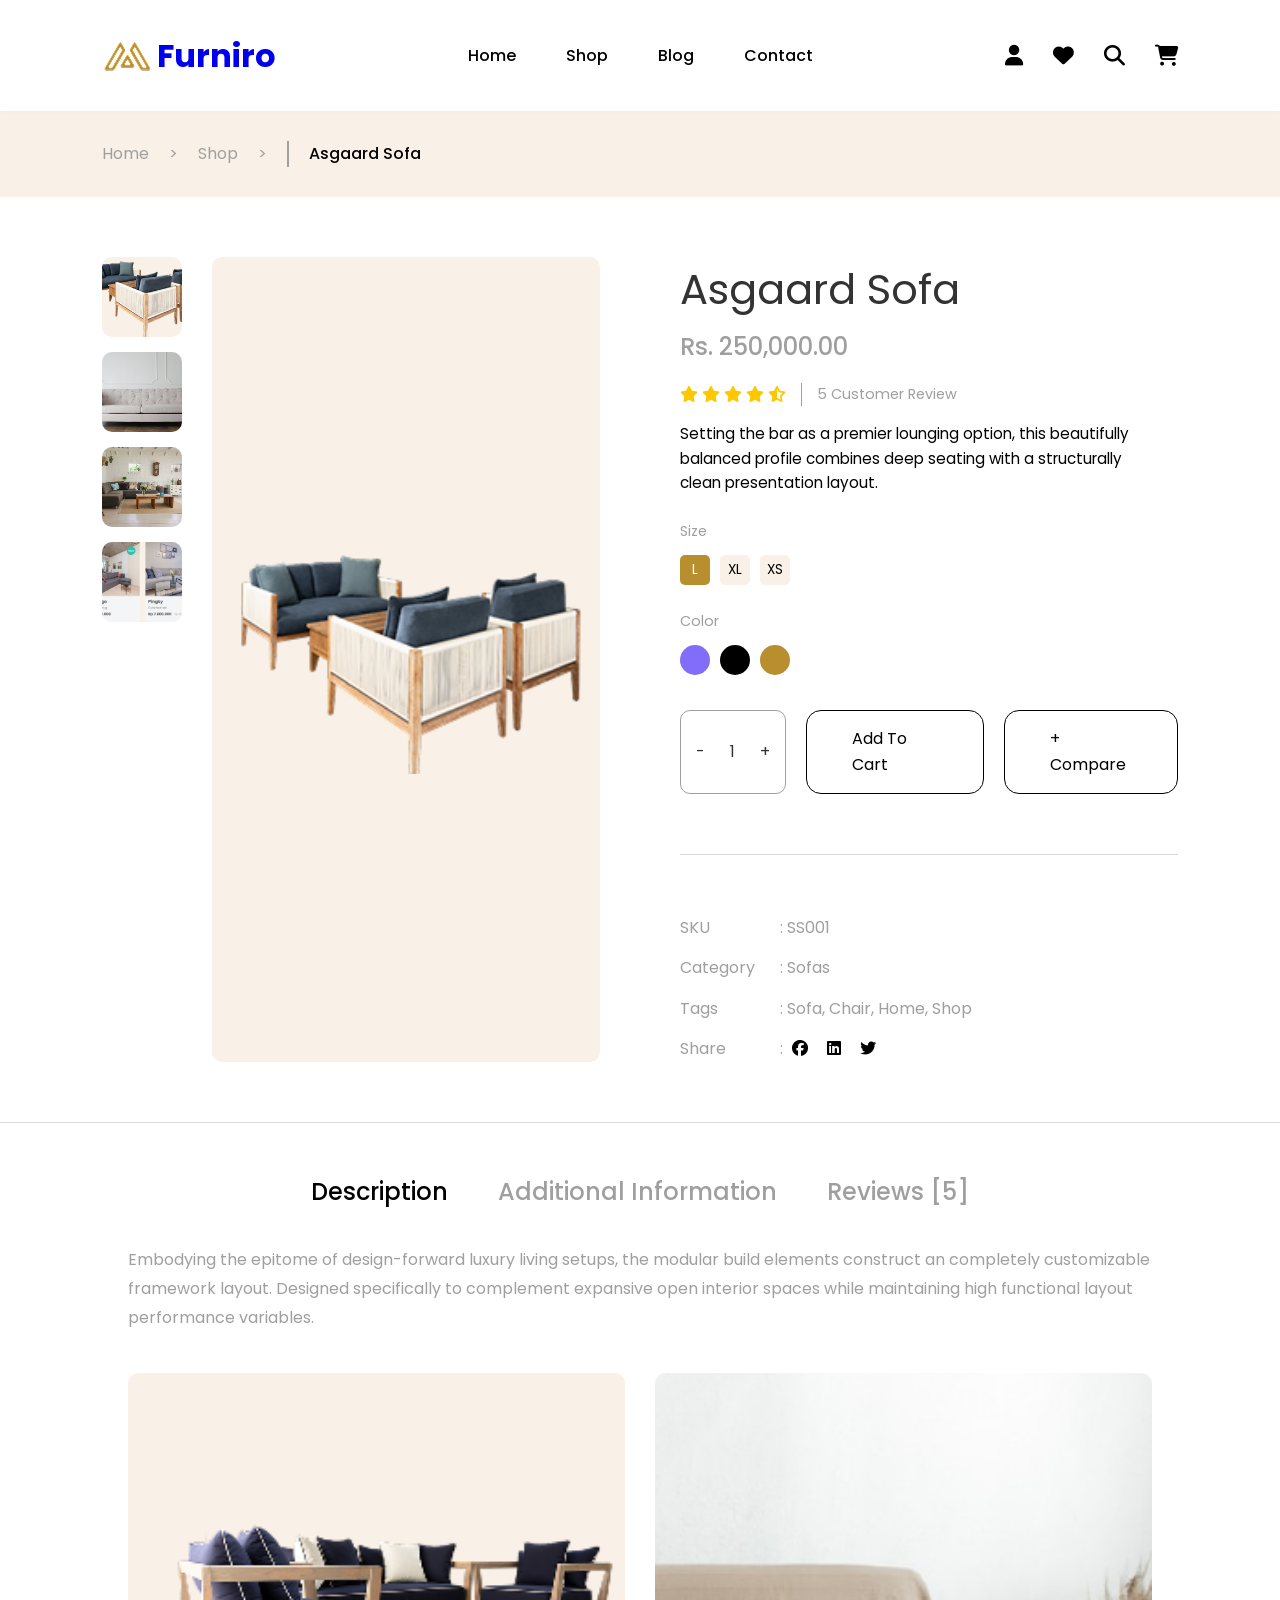
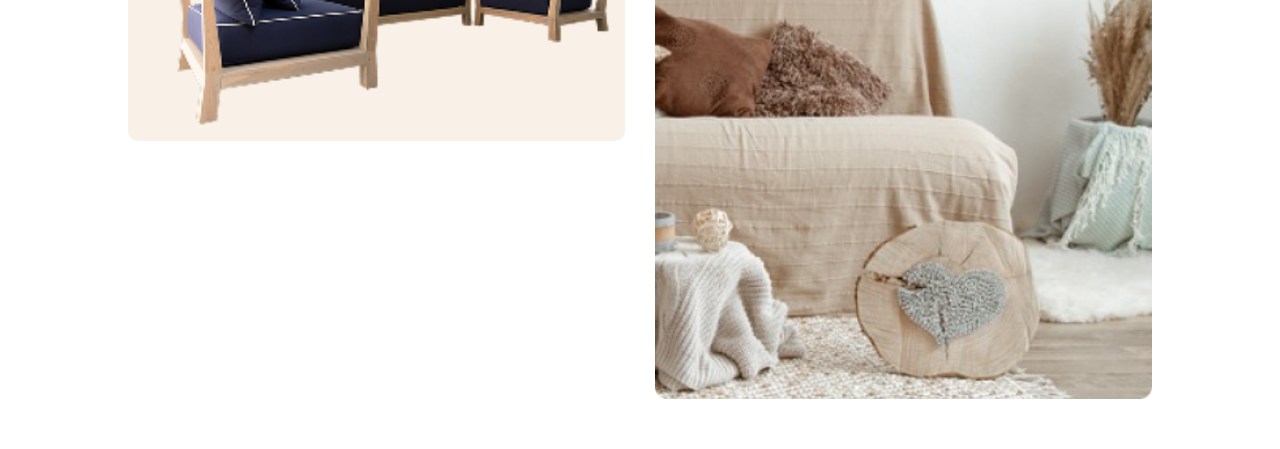
<file: product.html>
<!DOCTYPE html>
<html lang="en">
<head>
    <meta charset="UTF-8">
    <meta name="viewport" content="width=device-width, initial-scale=1.0">
    <title>Furniros - Asgaard Sofa</title>
    <link rel="stylesheet" href="style.css">
    <link rel="stylesheet" href="css/product.css">
    <link rel="stylesheet" href="https://cdnjs.cloudflare.com/ajax/libs/font-awesome/6.4.0/css/all.min.css">
</head>
<body>

    <header>
        <div class="logo">
        <a href="index.html">
          <img
            src="images/logo1.png"
            alt="Furniro Logo"
          />
          <h1>
            Furniro
          </h1>
        </a>
      </div>
        <nav>
            <ul>
                <li><a href="index.html">Home</a></li>
                <li><a href="shop.html">Shop</a></li>
                <li><a href="blog.html">Blog</a></li>
                <li><a href="contact.html">Contact</a></li>
            </ul>
        </nav>
       <div class="nav-icons">
        <a href="#"><i class="fa fa-user" aria-hidden="true"></i></a>
        <a href="comparison.html"><i class="fa fa-heart" aria-hidden="true"></i></a>
        <a href="search.html"><i class="fa fa-search" aria-hidden="true"></i></a>
         <a href="cart.html"><i class="fa fa-shopping-cart" aria-hidden="true"></i></a>
      </div>
    </header>

    <div class="product-nav-bar">
        <a href="index.html">Home</a> <span>&gt;</span>
        <a href="shop.html">Shop</a> <span>&gt;</span>
        <span class="current-product">Asgaard Sofa</span>
    </div>

    <main class="product-detail-layout">
        <section class="product-images">
            <div class="thumbnail-list">
                <img src="images/asgard.png" alt="Thumbnail 1">
                <img src="images/img6.png" alt="Thumbnail 2">
                <img src="images/img7.png" alt="Thumbnail 3">
                <img src="images/img8.png" alt="Thumbnail 4">
            </div>
            <div class="main-image-box">
                <img src="images/asgard.png" alt="Asgaard Sofa Main">
            </div>
        </section>

        <section class="product-summary">
            <h1>Asgaard Sofa</h1>
            <div class="price">Rs. 250,000.00</div>
            
            <div class="rating-row">
                <div class="stars">
                    <i class="fa-solid fa-star"></i>
                    <i class="fa-solid fa-star"></i>
                    <i class="fa-solid fa-star"></i>
                    <i class="fa-solid fa-star"></i>
                    <i class="fa-solid fa-star-half-stroke"></i>
                </div>
                <span class="review-count">5 Customer Review</span>
            </div>

            <p class="short-desc">Setting the bar as a premier lounging option, this beautifully balanced profile combines deep seating with a structurally clean presentation layout.</p>

            <div class="option-title">Size</div>
            <div class="size-options">
                <button class="size-btn active">L</button>
                <button class="size-btn">XL</button>
                <button class="size-btn">XS</button>
            </div>

            <div class="option-title">Color</div>
            <div class="color-options">
                <button class="color-dot color-purple"></button>
                <button class="color-dot color-black"></button>
                <button class="color-dot color-gold"></button>
            </div>

            <div class="actions-row">
                <div class="quantity-selector">
                    <span>-</span>
                    <span>1</span>
                    <span>+</span>
                </div>
                <a href="cart.html" class="action-outline-btn">Add To Cart</a>
                <a href="comparison.html" class="action-outline-btn">+ Compare</a>
            </div>

            <div class="product-meta-details">
                <div class="meta-label">SKU</div>
                <div class="meta-value">: SS001</div>

                <div class="meta-label">Category</div>
                <div class="meta-value">: Sofas</div>

                <div class="meta-label">Tags</div>
                <div class="meta-value">: Sofa, Chair, Home, Shop</div>

                <div class="meta-label">Share</div>
                <div class="meta-value">: 
                    <span class="share-icons">
                        <i class="fa-brands fa-facebook"></i>
                        <i class="fa-brands fa-linkedin"></i>
                        <i class="fa-brands fa-twitter"></i>
                    </span>
                </div>
            </div>
        </section>
    </main>

    <section class="product-tabs-section">
        <div class="tabs-headers">
            <a href="#" class="tab-link active">Description</a>
            <a href="#" class="tab-link">Additional Information</a>
            <a href="#" class="tab-link">Reviews [5]</a>
        </div>
        <div class="tab-content">
            <p>Embodying the epitome of design-forward luxury living setups, the modular build elements construct an completely customizable framework layout. Designed specifically to complement expansive open interior spaces while maintaining high functional layout performance variables.</p>
            <div class="tab-images-grid">
                <img src="images/sofa.png" alt="Sofa lifestyle setup 1">
                <img src="images/img2.png" alt="Sofa lifestyle setup 2">
            </div>
        </div>
    </section>
</body>
</html>
</file>
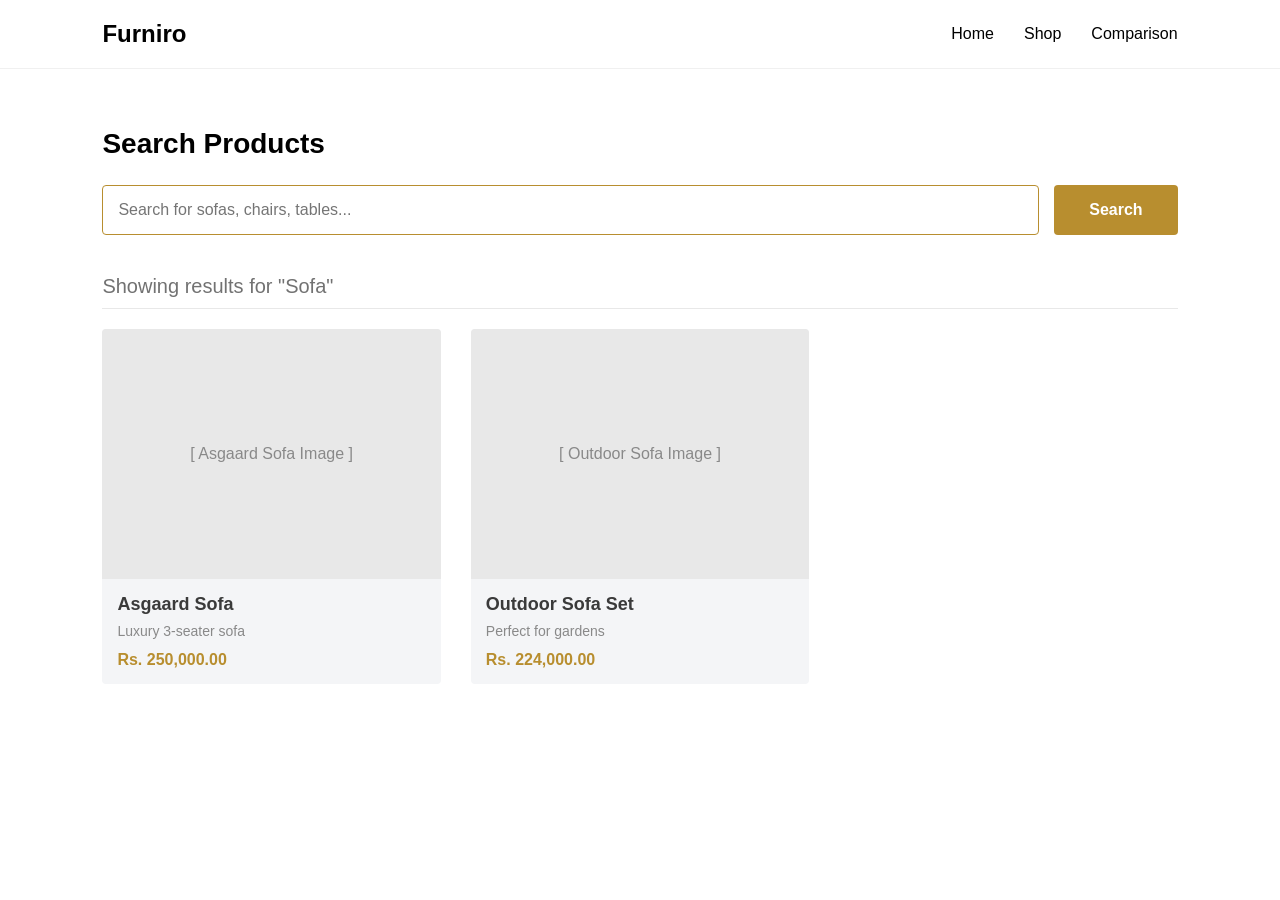
<file: search.html>
<!DOCTYPE html>
<html lang="en">
<head>
    <meta charset="UTF-8">
    <meta name="viewport" content="width=device-width, initial-scale=1.0">
    <title>Search Results - Furniro</title>
    <link rel="stylesheet" href="css/search.css">
</head>
<body>

    <nav class="search-nav">
        <div class="brand">Furniro</div>
        <div class="nav-links">
            <a href="home.html">Home</a>
            <a href="shop.html">Shop</a>
            <a href="product.html">Comparison</a>
        </div>
    </nav>

    <div class="search-page">
        <h1>Search Products</h1>
        
        <form class="search-form">
            <input type="text" placeholder="Search for sofas, chairs, tables...">
            <button type="submit">Search</button>
        </form>

        <h2 class="search-results-heading">Showing results for "Sofa"</h2>

        <div class="search-grid">
            
            <div class="search-card">
                <div class="search-card-image">[ Asgaard Sofa Image ]</div>
                <div class="search-card-body">
                    <h3>Asgaard Sofa</h3>
                    <p>Luxury 3-seater sofa</p>
                    <div class="search-card-price">Rs. 250,000.00</div>
                </div>
            </div>

            <div class="search-card">
                <div class="search-card-image">[ Outdoor Sofa Image ]</div>
                <div class="search-card-body">
                    <h3>Outdoor Sofa Set</h3>
                    <p>Perfect for gardens</p>
                    <div class="search-card-price">Rs. 224,000.00</div>
                </div>
            </div>

        </div>
    </div>

</body>
</html>
</file>
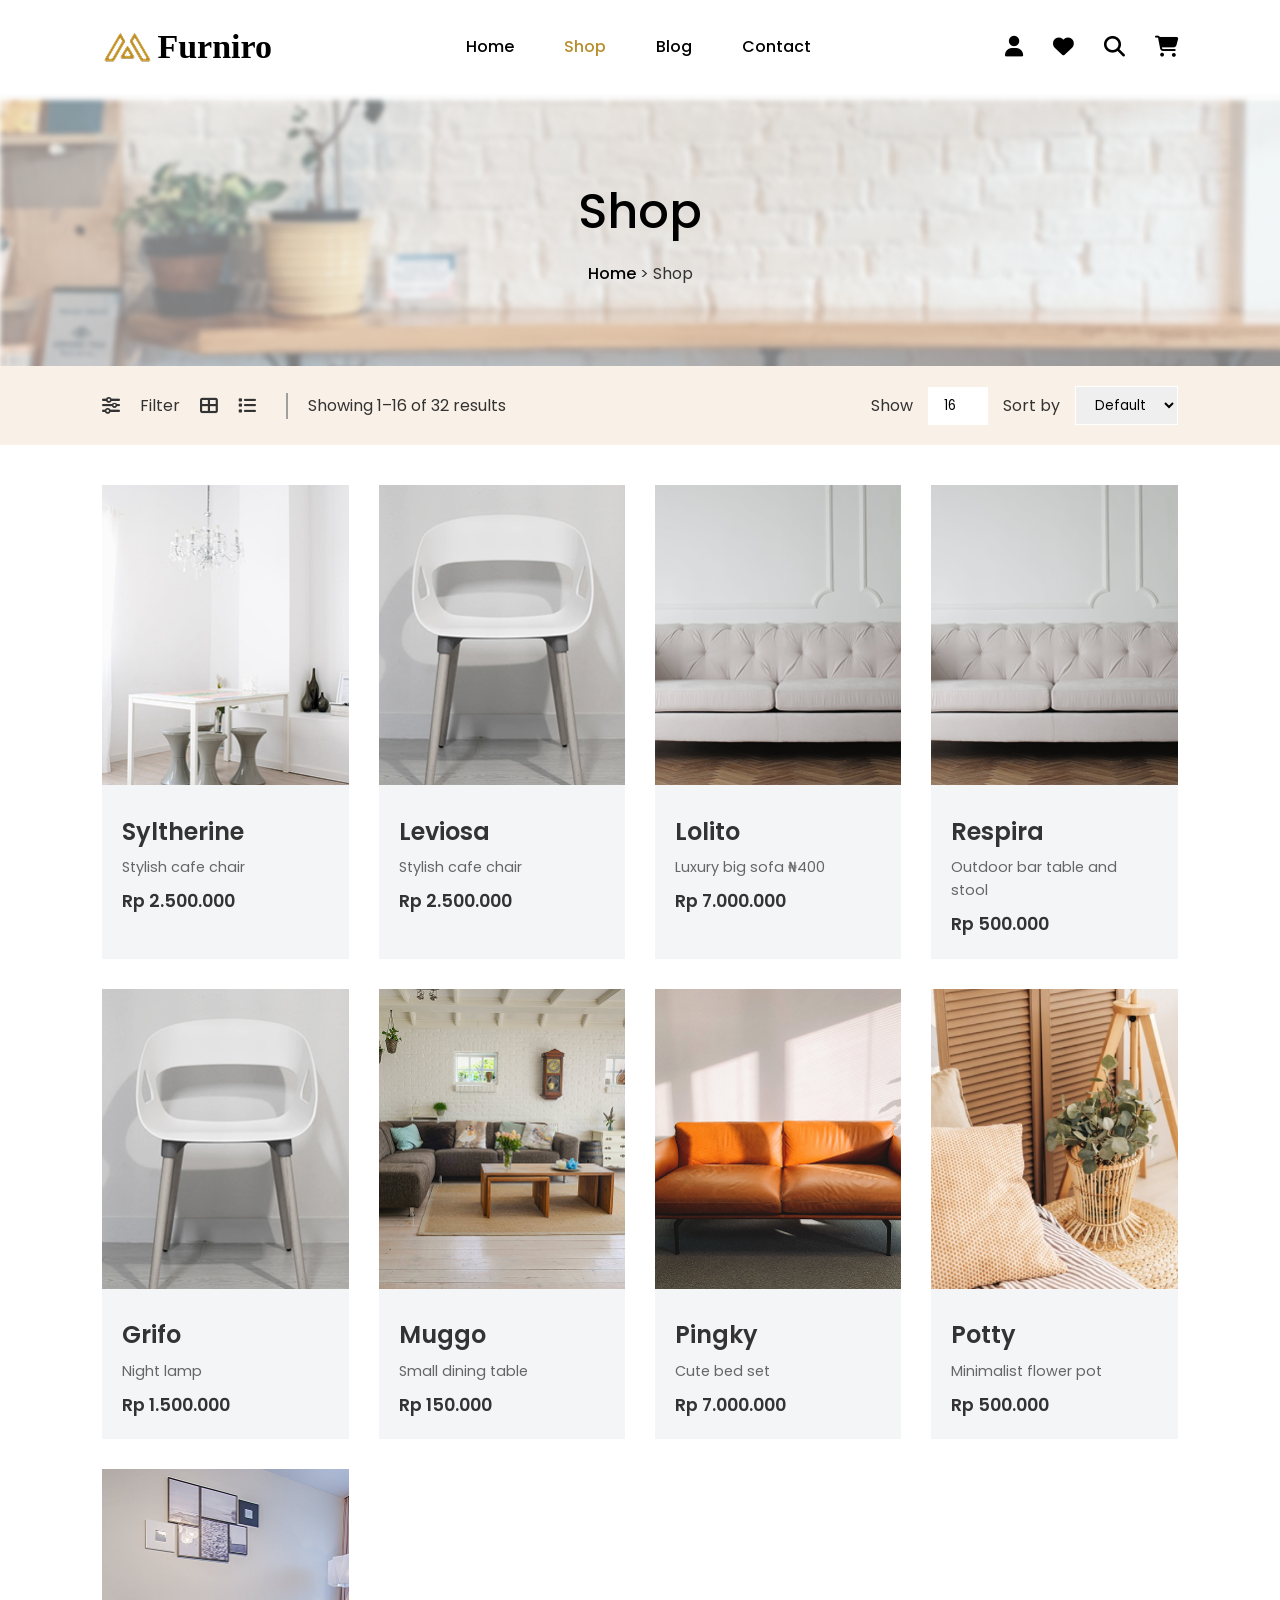
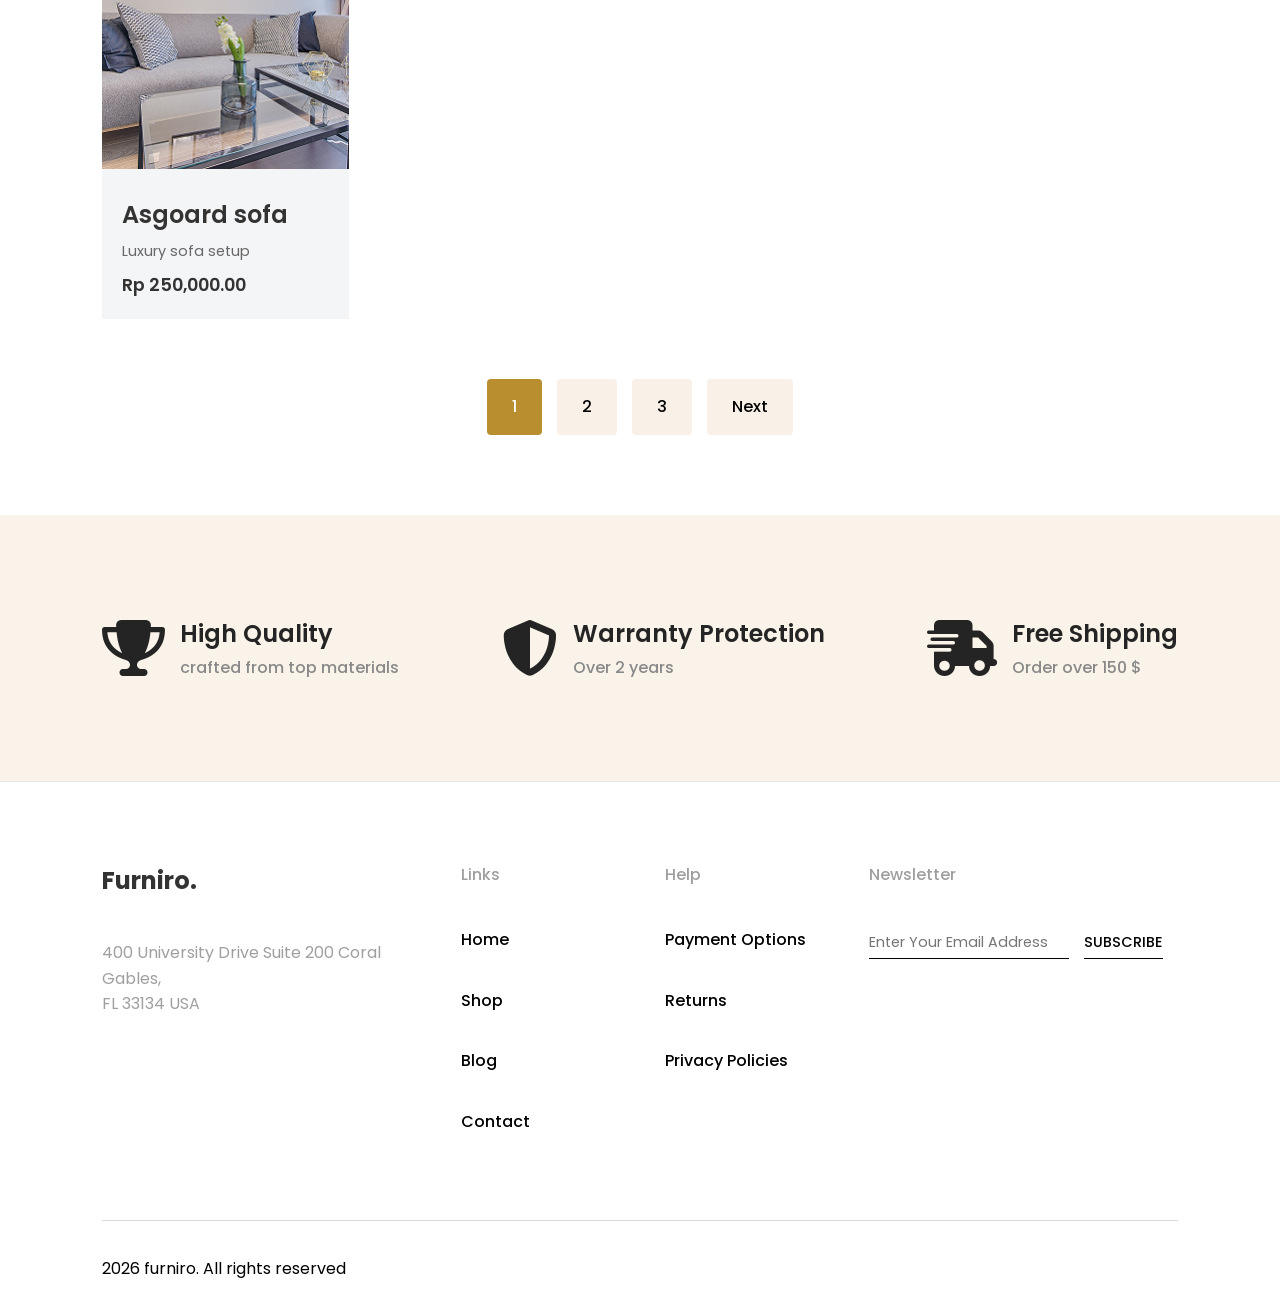
<file: shop.html>
<!doctype html>
<html lang="en">
  <head>
    <meta charset="UTF-8" />
    <meta name="viewport" content="width=device-width, initial-scale=1.0" />
    <title>Furniro - Shop</title>
    <link rel="stylesheet" href="style.css" />
    <link rel="stylesheet" href="css/shop.css" />
    <link
      rel="stylesheet"
      href="https://cdnjs.cloudflare.com/ajax/libs/font-awesome/6.4.0/css/all.min.css"
    />
  </head>
  <body>
    <header>
      <div class="logo">
        <a href="index.html">
          <img
            src="images/logo1.png"
            alt="Furniro Logo"
          />
          <h1>
            Furniro
          </h1>
        </a>
      </div>
      <nav>
        <ul>
          <li><a href="index.html">Home</a></li>
          <li><a href="shop.html" class="active">Shop</a></li>
          <li><a href="blog.html">Blog</a></li>
          <li><a href="contact.html">Contact</a></li>
        </ul>
      </nav>
      <div class="nav-icons">
        <a href="#"><i class="fa fa-user" aria-hidden="true"></i></a>
        <a href="comparison.html"><i class="fa fa-heart" aria-hidden="true"></i></a>
        <a href="search.html"><i class="fa fa-search" aria-hidden="true"></i></a>
        <a href="cart.html"><i class="fa fa-shopping-cart" aria-hidden="true"></i></a>
      </div>
    </header>

    <div
      class="page-banner"
    >
      <h1>Shop</h1>
      <div class="breadcrumb"><a href="index.html">Home</a> &gt; Shop</div>
    </div>

    <div class="filter-bar">
      <div class="filter-left">
        <i class="fa-solid fa-sliders"></i> <span>Filter</span>
        <i class="fa-solid fa-table-cells-large"></i>
        <i class="fa-solid fa-list"></i>
        <span class="filter-results">Showing 1–16 of 32 results</span>
      </div>
      <div class="filter-right">
        <span>Show</span> <input type="number" value="16" />
        <span>Sort by</span>
        <select>
          <option>Default</option>
        </select>
      </div>
    </div>

    <main class="product-grid">
      <div class="product-card">
        <a href="product.html">
          <img src="images/img.4.png" alt="Syltherine" />
          <div class="product-info">
            <h3>Syltherine</h3>
            <p>Stylish cafe chair</p>
            <div class="product-price">Rp 2.500.000</div>
          </div>
        </a>
        <div class="product-overlay">
          <a href="cart.html" class="add-to-cart-btn">Add to cart</a>
          <div class="overlay-actions">
            <a href="#"><i class="fa-solid fa-share-nodes"></i> Share</a>
            <a href="comparison.html"><i class="fa-solid fa-arrows-rotate"></i> Compare</a>
            <a href="#"><i class="fa-regular fa-heart"></i> Like</a>
          </div>
        </div>
      </div>

      <div class="product-card">
        <a href="product.html">
          <img src="images/img5.png" alt="Leviosa" />
          <div class="product-info">
            <h3>Leviosa</h3>
            <p>Stylish cafe chair</p>
            <div class="product-price">Rp 2.500.000</div>
          </div>
        </a>
        <div class="product-overlay">
          <a href="cart.html" class="add-to-cart-btn">Add to cart</a>
          <div class="overlay-actions">
            <a href="#"><i class="fa-solid fa-share-nodes"></i> Share</a>
            <a href="comparison.html"><i class="fa-solid fa-arrows-rotate"></i> Compare</a>
            <a href="#"><i class="fa-regular fa-heart"></i> Like</a>
          </div>
        </div>
      </div>

      <div class="product-card">
        <a href="product.html">
          <img src="images/img11.png" alt="Lolito" />
          <div class="product-info">
            <h3>Lolito</h3>
            <p>Luxury big sofa ₦400</p>
            <div class="product-price">Rp 7.000.000</div>
          </div>
        </a>
        <div class="product-overlay">
          <a href="cart.html" class="add-to-cart-btn">Add to cart</a>
          <div class="overlay-actions">
            <a href="#"><i class="fa-solid fa-share-nodes"></i> Share</a>
            <a href="comparison.html"><i class="fa-solid fa-arrows-rotate"></i> Compare</a>
            <a href="#"><i class="fa-regular fa-heart"></i> Like</a>
          </div>
        </div>
      </div>

      <div class="product-card">
        <a href="product.html">
          <img src="images/img6.png" alt="Respira" />
          <div class="product-info">
            <h3>Respira</h3>
            <p>Outdoor bar table and stool</p>
            <div class="product-price">Rp 500.000</div>
          </div>
        </a>
        <div class="product-overlay">
          <a href="cart.html" class="add-to-cart-btn">Add to cart</a>
          <div class="overlay-actions">
            <a href="#"><i class="fa-solid fa-share-nodes"></i> Share</a>
            <a href="comparison.html"><i class="fa-solid fa-arrows-rotate"></i> Compare</a>
            <a href="#"><i class="fa-regular fa-heart"></i> Like</a>
          </div>
        </div>
      </div>

      <div class="product-card">
        <a href="product.html">
          <img src="images/img5.png" alt="Grifo" />
          <div class="product-info">
            <h3>Grifo</h3>
            <p>Night lamp</p>
            <div class="product-price">Rp 1.500.000</div>
          </div>
        </a>
        <div class="product-overlay">
          <a href="cart.html" class="add-to-cart-btn">Add to cart</a>
          <div class="overlay-actions">
            <a href="#"><i class="fa-solid fa-share-nodes"></i> Share</a>
            <a href="comparison.html"><i class="fa-solid fa-arrows-rotate"></i> Compare</a>
            <a href="#"><i class="fa-regular fa-heart"></i> Like</a>
          </div>
        </div>
      </div>

      <div class="product-card">
        <a href="product.html">
          <img src="images/img7.png" alt="Muggo" />
          <div class="product-info">
            <h3>Muggo</h3>
            <p>Small dining table</p>
            <div class="product-price">Rp 150.000</div>
          </div>
        </a>
        <div class="product-overlay">
          <a href="cart.html" class="add-to-cart-btn">Add to cart</a>
          <div class="overlay-actions">
            <a href="#"><i class="fa-solid fa-share-nodes"></i> Share</a>
            <a href="comparison.html"><i class="fa-solid fa-arrows-rotate"></i> Compare</a>
            <a href="#"><i class="fa-regular fa-heart"></i> Like</a>
          </div>
        </div>
      </div>

      <div class="product-card">
        <a href="product.html">
          <img src="images/potyy1.png" alt="Pingky" />
          <div class="product-info">
            <h3>Pingky</h3>
            <p>Cute bed set</p>
            <div class="product-price">Rp 7.000.000</div>
          </div>
        </a>
        <div class="product-overlay">
          <a href="cart.html" class="add-to-cart-btn">Add to cart</a>
          <div class="overlay-actions">
            <a href="#"><i class="fa-solid fa-share-nodes"></i> Share</a>
            <a href="comparison.html"><i class="fa-solid fa-arrows-rotate"></i> Compare</a>
            <a href="#"><i class="fa-regular fa-heart"></i> Like</a>
          </div>
        </div>
      </div>

      <div class="product-card">
        <a href="product.html">
          <img src="images/img3.png" alt="Potty" />
          <div class="product-info">
            <h3>Potty</h3>
            <p>Minimalist flower pot</p>
            <div class="product-price">Rp 500.000</div>
          </div>
        </a>
        <div class="product-overlay">
          <a href="cart.html" class="add-to-cart-btn">Add to cart</a>
          <div class="overlay-actions">
            <a href="#"><i class="fa-solid fa-share-nodes"></i> Share</a>
            <a href="comparison.html"><i class="fa-solid fa-arrows-rotate"></i> Compare</a>
            <a href="#"><i class="fa-regular fa-heart"></i> Like</a>
          </div>
        </div>
      </div>

      <div class="product-card">
        <a href="product.html">
          <img src="images/Images.png" alt="Asgoard sofa" />
          <div class="product-info">
            <h3>Asgoard sofa</h3>
            <p>Luxury sofa setup</p>
            <div class="product-price">Rp 250,000.00</div>
          </div>
        </a>
        <div class="product-overlay">
          <a href="cart.html" class="add-to-cart-btn">Add to cart</a>
          <div class="overlay-actions">
            <a href="#"><i class="fa-solid fa-share-nodes"></i> Share</a>
            <a href="comparison.html"><i class="fa-solid fa-arrows-rotate"></i> Compare</a>
            <a href="#"><i class="fa-regular fa-heart"></i> Like</a>
          </div>
        </div>
      </div>
    </main>

    <div class="pagination">
      <a href="#" class="active">1</a>
      <a href="#">2</a>
      <a href="#">3</a>
      <a href="#">Next</a>
    </div>

    <section class="features-bar">
      <div class="feature-item">
        <i class="fa-solid fa-trophy"></i>
        <div class="feature-text">
          <h3>High Quality</h3>
          <p>crafted from top materials</p>
        </div>
      </div>
      <div class="feature-item">
        <i class="fa-solid fa-shield-halved"></i>
        <div class="feature-text">
          <h3>Warranty Protection</h3>
          <p>Over 2 years</p>
        </div>
      </div>
      <div class="feature-item">
        <i class="fa-solid fa-truck-fast"></i>
        <div class="feature-text">
          <h3>Free Shipping</h3>
          <p>Order over 150 $</p>
        </div>
      </div>
    </section>

    <footer>
      <div class="footer-container">
        <div class="footer-col">
          <h2>Furniro.</h2>
          <p>400 University Drive Suite 200 Coral Gables,<br />FL 33134 USA</p>
        </div>
        <div class="footer-col">
          <h4>Links</h4>
          <ul>
            <li><a href="index.html">Home</a></li>
            <li><a href="shop.html">Shop</a></li>
            <li><a href="blog.html">Blog</a></li>
            <li><a href="contact.html">Contact</a></li>
          </ul>
        </div>
        <div class="footer-col">
          <h4>Help</h4>
          <ul>
            <li><a href="#">Payment Options</a></li>
            <li><a href="#">Returns</a></li>
            <li><a href="#">Privacy Policies</a></li>
          </ul>
        </div>
        <div class="footer-col">
          <h4>Newsletter</h4>
          <form class="newsletter-form">
            <input type="email" placeholder="Enter Your Email Address" />
            <button type="submit">SUBSCRIBE</button>
          </form>
        </div>
      </div>
      <div class="copyright">
        <p>2026 furniro. All rights reserved</p>
      </div>
    </footer>
    <script>
  document.querySelectorAll('.product-card').forEach(card => {
    card.addEventListener('click', (e) => {
     
      if (e.target.closest('.add-to-cart-btn') || e.target.closest('.overlay-actions')) {
        return;
      }
     
      window.location.href = 'product.html';
    });
  });
</script>
  </body>
</html>
</file>
<file: css/index.css>
﻿.hero-section {
  background: url('../images/hero.png') no-repeat center/cover;
  padding: 150px 8%;
  display: flex;
  justify-content: flex-end;
  align-items: center;
  min-height: 700px;
}
.hero-box {
  background-color: #fff3e3;
  padding: 50px;
  max-width: 640px;
  border-radius: 10px;
}
.hero-box p {
  letter-spacing: 3px;
  font-weight: 600;
  color: #333333;
}
.hero-box h1 {
  color: var(--primary-color);
  font-size: 3.5rem;
  line-height: 4.2rem;
  margin: 15px 0;
  font-weight: 700;
}
.hero-box p.hero-desc {
  font-size: 1.1rem;
  margin-bottom: 40px;
  color: var(--text-dark);
  letter-spacing: 0;
  font-weight: 400;
}
.hero-box .buy-btn {
  background-color: var(--primary-color);
  color: #fff;
  padding: 20px 60px;
  text-decoration: none;
  font-weight: 700;
  display: inline-block;
  font-size: 1rem;
}
.browse-section {
  padding: 60px 8%;
  text-align: center;
}
.browse-section h2 {
  font-size: 2rem;
  font-weight: 700;
  margin-bottom: 10px;
}
.browse-section p {
  color: var(--text-light);
  margin-bottom: 40px;
}
.browse-grid {
  display: grid;
  grid-template-columns: repeat(3, 1fr);
  gap: 20px;
}
.browse-card img {
  width: 100%;
  height: 480px;
  object-fit: cover;
  border-radius: 8px;
}
.browse-card h3 {
  margin-top: 20px;
  font-size: 1.3rem;
  font-weight: 600;
}
.products-section {
  padding: 40px 8%;
  text-align: center;
}
.products-section h2 {
  font-size: 2.2rem;
  font-weight: 700;
  margin-bottom: 30px;
}
.show-more-container {
  margin-top: 40px;
}
.show-more-btn {
  border: 1px solid var(--primary-color);
  color: var(--primary-color);
  padding: 12px 60px;
  text-decoration: none;
  font-weight: 600;
  display: inline-block;
  background: none;
}
.rooms-section {
  background-color: #fcf8f3;
  padding: 80px 0 80px 8%;
  display: grid;
  grid-template-columns: 1fr 1.5fr;
  align-items: center;
  gap: 40px;
  overflow: hidden;
}
.rooms-text h2 {
  font-size: 2.5rem;
  font-weight: 700;
  line-height: 3rem;
  margin-bottom: 15px;
}
.rooms-text p {
  color: var(--text-light);
  margin-bottom: 30px;
}
.rooms-text .explore-btn {
  background-color: var(--primary-color);
  color: #fff;
  padding: 15px 40px;
  text-decoration: none;
  font-weight: 600;
  display: inline-block;
}
.rooms-slider {
  display: flex;
  gap: 24px;
}
.slide-card {
  min-width: 400px;
  position: relative;
}
.slide-card img {
  width: 100%;
  height: 580px;
  object-fit: cover;
}
.slide-info {
  position: absolute;
  bottom: 40px;
  left: 40px;
  background-color: rgba(255, 255, 255, 0.9);
  padding: 30px;
  backdrop-filter: blur(4px);
}
.product-card > a {
  text-decoration: none;
  color: inherit;
}
</file>
<file: style.css>
@import url('https://fonts.googleapis.com/css2?family=Poppins:wght@300;400;500;600;700&display=swap');

* {
    margin: 0;
    padding: 0;
    box-sizing: border-box;
    font-family: 'Poppins', sans-serif;
}

:root {
    --primary-color: #B88E2F;
    --text-dark: #333333;
    --text-light: #666666;
    --bg-light: #F9F1E7;
    --white: #FFFFFF;
    --border-color: #D9D9D9;
}

body {
    color: var(--text-dark);
    line-height: 1.6;
    background-color: var(--white);
}

header {
    display: flex;
    justify-content: space-between;
    align-items: center;
    padding: 30px 8%;
    background-color: var(--white);
    position: sticky;
    top: 0;
    z-index: 1000;
    box-shadow: 0 2px 5px rgba(0,0,0,0.02);
}

.logo a {
    display: flex;
    align-items: center;
    text-decoration: none;
    gap: 5px;
}

.logo img {
    height: 32px;
}

nav ul {
    display: flex;
    list-style: none;
}

nav ul li {
    margin: 0 25px;
}

nav ul li a {
    text-decoration: none;
    color: #000000;
    font-weight: 500;
    font-size: 1rem;
    transition: color 0.3s;
}

nav ul li a:hover, nav ul li a.active {
    color: var(--primary-color);
}

.nav-icons {
    display: flex;
    gap: 30px;
}

.nav-icons a {
    color: #000000;
    text-decoration: none;
    font-size: 1.3rem;
}

.page-banner {
    background: linear-gradient(rgba(255,255,255,0.6), rgba(255,255,255,0.6)), url('https://via.placeholder.com/1920x400?text=%20') no-repeat center/cover;
    text-align: center;
    padding: 80px 0;
}

.page-banner h1 {
    font-size: 3rem;
    font-weight: 500;
    color: #000000;
}

.breadcrumb {
    font-size: 1rem;
    margin-top: 10px;
    font-weight: 400;
}

.breadcrumb a {
    text-decoration: none;
    color: #000000;
    font-weight: 500;
}

.breadcrumb span {
    color: #000000;
    margin: 0 5px;
    font-weight: 300;
}

.filter-bar {
    background-color: var(--bg-light);
    padding: 20px 8%;
    display: flex;
    justify-content: space-between;
    align-items: center;
    margin-bottom: 40px;
}

.filter-left {
    display: flex;
    align-items: center;
    gap: 20px;
}

.filter-left i {
    cursor: pointer;
    font-size: 1.1rem;
}

.filter-right {
    display: flex;
    align-items: center;
    gap: 15px;
}

.filter-right input {
    width: 60px;
    padding: 8px;
    text-align: center;
    border: 1px solid #FFF;
    outline: none;
}

.filter-right select {
    padding: 8px 15px;
    border: 1px solid #FFF;
    outline: none;
}

.product-grid {
    display: grid;
    grid-template-columns: repeat(4, 1fr);
    gap: 30px;
    padding: 0 8%;
    max-width: 1440px;
    margin: 0 auto;
}

.product-card {
    background-color: #F4F5F7;
    position: relative;
    overflow: hidden;
}

.product-card img {
    width: 100%;
    height: 300px;
    object-fit: cover;
}

.product-info {
    padding: 20px;
}

.product-info h3 {
    font-size: 1.5rem;
    margin-bottom: 5px;
    font-weight: 600;
}

.product-info p {
    color: var(--text-light);
    font-size: 0.9rem;
    margin-bottom: 8px;
}

.product-price {
    font-weight: 600;
    font-size: 1.1rem;
}

.product-card:hover .product-overlay {
    opacity: 1;
}

.product-overlay {
    position: absolute;
    top: 0;
    left: 0;
    width: 100%;
    height: 100%;
    background-color: rgba(58, 58, 58, 0.72);
    display: flex;
    flex-direction: column;
    justify-content: center;
    align-items: center;
    opacity: 0;
    transition: opacity 0.3s ease;
}

.add-to-cart-btn {
    background-color: #FFF;
    color: var(--primary-color);
    border: none;
    padding: 12px 40px;
    font-weight: 600;
    text-decoration: none;
    margin-bottom: 20px;
    display: inline-block;
}

.overlay-actions {
    display: flex;
    gap: 20px;
    color: #FFF;
    font-size: 0.9rem;
}

.overlay-actions a {
    color: #FFF;
    text-decoration: none;
    display: flex;
    align-items: center;
    gap: 5px;
    font-weight: 500;
}

.pagination {
    display: flex;
    justify-content: center;
    gap: 15px;
    margin: 60px 0;
}

.pagination a {
    text-decoration: none;
    color: #000;
    background-color: var(--bg-light);
    padding: 15px 25px;
    border-radius: 4px;
    font-weight: 500;
}

.pagination a.active {
    background-color: var(--primary-color);
    color: #FFF;
}

.blog-layout {
    display: grid;
    grid-template-columns: 2.5fr 1fr;
    gap: 40px;
    padding: 60px 8%;
    max-width: 1440px;
    margin: 0 auto;
}

.post-card {
    margin-bottom: 50px;
}

.post-card img {
    width: 100%;
    border-radius: 8px;
}

.post-meta {
    margin: 15px 0;
    color: var(--text-light);
    font-size: 0.9rem;
}

.post-meta span {
    margin-right: 20px;
}

.post-card h2 {
    margin-bottom: 15px;
    font-size: 1.8rem;
    font-weight: 600;
}

.read-more {
    color: #000;
    text-decoration: none;
    border-bottom: 2px solid var(--primary-color);
    padding-bottom: 4px;
    font-weight: 500;
    display: inline-block;
}

.sidebar-container {
    padding-left: 20px;
}

.sidebar-box {
    margin-bottom: 40px;
}

.search-bar input {
    width: 100%;
    padding: 12px;
    border: 1px solid #9F9F9F;
    border-radius: 5px;
    outline: none;
}

.categories-list {
    list-style: none;
    padding-top: 15px;
}

.categories-list li {
    display: flex;
    justify-content: space-between;
    margin-bottom: 15px;
    color: var(--text-light);
}

.cart-layout {
    display: grid;
    grid-template-columns: 2.5fr 1fr;
    gap: 40px;
    padding: 60px 8%;
    max-width: 1440px;
    margin: 0 auto;
}

.cart-table {
    width: 100%;
    border-collapse: collapse;
}

.cart-table th {
    background-color: var(--bg-light);
    padding: 15px;
    text-align: left;
    font-weight: 500;
}

.cart-table td {
    padding: 20px 15px;
    vertical-align: middle;
}

.cart-item-img {
    width: 100px;
    height: 100px;
    background-color: var(--bg-light);
    border-radius: 10px;
    object-fit: cover;
}

.qty-input {
    width: 40px;
    height: 40px;
    text-align: center;
    border: 1px solid #9F9F9F;
    border-radius: 5px;
}

.remove-btn {
    color: var(--primary-color);
    border: none;
    background: none;
    cursor: pointer;
    font-size: 1.2rem;
}

.cart-totals {
    background-color: var(--bg-light);
    padding: 40px;
    border-radius: 4px;
    text-align: center;
}

.cart-totals h2 {
    margin-bottom: 40px;
    font-size: 2rem;
}

.total-row {
    display: flex;
    justify-content: space-between;
    margin-bottom: 25px;
    font-weight: 500;
}

.checkout-btn {
    display: block;
    border: 1px solid #000;
    padding: 15px 0;
    border-radius: 15px;
    text-decoration: none;
    color: #000;
    font-size: 1.2rem;
    margin-top: 40px;
}

.checkout-layout {
    display: grid;
    grid-template-columns: 1fr 1fr;
    gap: 80px;
    padding: 60px 8%;
    max-width: 1440px;
    margin: 0 auto;
}

.billing-form h2 {
    margin-bottom: 40px;
    font-size: 2.2rem;
}

.form-row {
    display: flex;
    gap: 20px;
}

.form-group {
    width: 100%;
    margin-bottom: 25px;
}

.form-group label {
    display: block;
    margin-bottom: 10px;
    font-weight: 500;
}

.form-group input, .form-group select, .form-group textarea {
    width: 100%;
    padding: 15px;
    border: 1px solid #9F9F9F;
    border-radius: 8px;
    outline: none;
}

.order-summary h3 {
    font-size: 1.8rem;
    margin-bottom: 30px;
}

.summary-row {
    display: flex;
    justify-content: space-between;
    margin-bottom: 20px;
    border-bottom: 1px solid #E8E8E8;
    padding-bottom: 15px;
}

.payment-methods {
    margin-top: 40px;
    border-top: 1px solid #E8E8E8;
    padding-top: 30px;
}

.method-option {
    margin-bottom: 15px;
}

.method-option label {
    font-weight: 500;
    margin-left: 10px;
}

.place-order-btn {
    display: block;
    width: 60%;
    margin: 40px auto 0;
    background: none;
    border: 1px solid #000;
    padding: 15px;
    border-radius: 15px;
    font-size: 1.2rem;
    cursor: pointer;
    text-align: center;
    text-decoration: none;
    color: #000;
}

.contact-section {
    padding: 60px 8%;
    text-align: center;
}

.contact-header {
    max-width: 600px;
    margin: 0 auto 60px;
}

.contact-grid {
    display: grid;
    grid-template-columns: 1fr 2fr;
    gap: 50px;
    text-align: left;
    max-width: 1000px;
    margin: 0 auto;
}

.info-item {
    display: flex;
    gap: 20px;
    margin-bottom: 30px;
}

.info-item i {
    font-size: 1.5rem;
    color: #000;
    margin-top: 5px;
}

.submit-btn {
    background-color: var(--primary-color);
    color: white;
    border: none;
    padding: 15px 60px;
    border-radius: 5px;
    cursor: pointer;
    font-weight: 600;
}

.comparison-layout {
    padding: 60px 8%;
    max-width: 1440px;
    margin: 0 auto;
}

.comparison-top {
    display: grid;
    grid-template-columns: 1fr 1fr 1fr 1fr;
    gap: 30px;
    margin-bottom: 60px;
}

.comp-card img {
    width: 100%;
    height: 200px;
    background-color: var(--bg-light);
    border-radius: 10px;
    object-fit: cover;
}

.comp-card h3 {
    margin: 15px 0 5px;
}

.comp-price {
    font-weight: 500;
    margin-bottom: 5px;
}

.add-product-box select {
    width: 100%;
    padding: 10px;
    background-color: var(--primary-color);
    color: white;
    border: none;
    border-radius: 5px;
    font-weight: 600;
    outline: none;
}

.comparison-table {
    width: 100%;
    border-collapse: collapse;
    margin-top: 20px;
}

.comparison-table td {
    padding: 15px;
    border-right: 1px solid #E8E8E8;
    width: 25%;
    vertical-align: top;
}

.comparison-table td:last-child {
    border-right: none;
}

.table-section-title {
    font-size: 1.5rem;
    font-weight: 600;
    padding: 30px 15px 10px 15px !important;
    border-right: none !important;
}

.feature-label {
    font-weight: 500;
}

.action-btn {
    background-color: var(--primary-color);
    color: white;
    border: none;
    padding: 10px 25px;
    cursor: pointer;
}

.features-bar {
    background-color: #FAF3EA;
    display: flex;
    justify-content: space-between;
    align-items: center;
    padding: 100px 8%;
    margin-top: 80px;
    flex-wrap: wrap;
    gap: 30px;
}

.feature-item {
    display: flex;
    align-items: center;
    gap: 15px;
}

.feature-item i {
    font-size: 3.5rem;
    color: #242424;
}

.feature-text h3 {
    font-size: 1.5rem;
    font-weight: 600;
    color: #242424;
    margin-bottom: 2px;
}

.feature-text p {
    color: #898989;
    font-size: 1rem;
    font-weight: 500;
}

footer {
    border-top: 1px solid rgba(0,0,0,0.1);
    padding: 80px 8% 30px;
    background-color: var(--white);
}

.footer-container {
    display: grid;
    grid-template-columns: 2fr 1fr 1fr 2fr;
    gap: 50px;
    margin-bottom: 50px;
}

.footer-col h2 {
    font-size: 1.5rem;
    font-weight: 700;
    margin-bottom: 40px;
}

.footer-col p {
    color: #9F9F9F;
    font-size: 1rem;
}

.footer-col h4 {
    color: #9F9F9F;
    margin-bottom: 40px;
    font-weight: 500;
    font-size: 1rem;
}

.footer-col ul {
    list-style: none;
}

.footer-col ul li {
    margin-bottom: 35px;
}

.footer-col ul li a {
    text-decoration: none;
    color: #000000;
    font-weight: 500;
    font-size: 1rem;
}

.newsletter-form {
    display: flex;
    gap: 15px;
}

.newsletter-form input {
    border: none;
    border-bottom: 1px solid #000000;
    padding: 5px 0;
    font-size: 0.9rem;
    outline: none;
    width: 200px;
}

.newsletter-form button {
    border: none;
    border-bottom: 1px solid #000000;
    background: none;
    font-weight: 500;
    font-size: 0.9rem;
    cursor: pointer;
    padding: 5px 0;
}

.copyright {
    border-top: 1px solid #D9D9D9;
    padding-top: 35px;
    font-size: 1rem;
    color: #000000;
}

a, button {
    transition: all 0.3s ease;
}

a:hover {
    opacity: 0.8;
}

button:hover {
    opacity: 0.9;
}
</file>
<file: css/blog.css>
﻿.blog-layout {
    display: grid;
    grid-template-columns: 2.5fr 1fr;
    gap: 60px;
    padding: 60px 8%;
    max-width: 1440px;
    margin: 0 auto;
}
.post-card {
    margin-bottom: 60px;
}
.post-card img {
    width: 100%;
    height: 500px;
    object-fit: cover;
    border-radius: 10px;
    margin-bottom: 15px;
}
.post-meta {
    display: flex;
    gap: 25px;
    color: #9F9F9F;
    font-size: 0.95rem;
    margin-bottom: 15px;
}
.post-meta span i {
    margin-right: 8px;
    color: #9F9F9F;
}
.post-card h2 {
    font-size: 1.85rem;
    font-weight: 500;
    color: #000000;
    margin-bottom: 15px;
}
.post-card p {
    color: #9F9F9F;
    font-size: 0.95rem;
    line-height: 1.8;
    margin-bottom: 25px;
}
.sidebar-container {
    padding-left: 20px;
}
.sidebar-widget {
    margin-bottom: 50px;
}
.sidebar-widget h3 {
    font-size: 1.5rem;
    font-weight: 500;
    margin-bottom: 30px;
    color: #000000;
}
.search-wrapper {
    position: relative;
}
.search-wrapper input {
    width: 100%;
    padding: 15px 50px 15px 20px;
    border: 1px solid #9F9F9F;
    border-radius: 10px;
    outline: none;
    font-size: 1rem;
}
.search-wrapper i {
    position: absolute;
    right: 20px;
    top: 50%;
    transform: translateY(-50%);
    font-size: 1.2rem;
    color: #000000;
    cursor: pointer;
}
.categories-list {
    list-style: none;
}
.categories-list li {
    display: flex;
    justify-content: space-between;
    margin-bottom: 25px;
    color: #9F9F9F;
    font-size: 1rem;
}
.categories-list li span:first-child {
    color: #000000;
}
.recent-posts-list {
    display: flex;
    flex-direction: column;
    gap: 30px;
}
.recent-post-item {
    display: flex;
    gap: 15px;
    align-items: center;
}
.recent-post-item img {
    width: 80px;
    height: 80px;
    object-fit: cover;
    border-radius: 10px;
}
.recent-post-info h4 {
    font-size: 0.95rem;
    font-weight: 400;
    line-height: 1.4;
    margin-bottom: 5px;
}
.recent-post-info h4 a {
    text-decoration: none;
    color: #000000;
}
.recent-post-info span {
    font-size: 0.75rem;
    color: #9F9F9F;
}
.logo a img {
    width: 50px;
    height: 32px;
    opacity: 1;
}
.logo h1 {
    font-family: Montserrat;
    font-weight: 700;
    font-size: 34px;
    line-height: 100%;
    letter-spacing: 0px;
    color: #000000;
}
.page-banner {
    background-image: url("../images/banner1.png");
}
</file>
<file: css/cart.css>
.logo a img {
    width: 50px;
    height: 32px;
    opacity: 1;
}
.logo h1 {
    font-family: Montserrat;
    font-weight: 700;
    font-size: 34px;
    line-height: 100%;
    letter-spacing: 0px;
    color: #000000;
}
.page-banner {
    background-image: url('../images/banner1.png');
}
.cart-item-info {
    display: flex;
    align-items: center;
    gap: 20px;
}
.text-light {
    color: var(--text-light);
}
.total-price {
    color: var(--primary-color);
    font-size: 1.3rem;
}
</file>
<file: css/contact.css>
.contact-section {
    
  padding: 80px 8%;
  max-width: 1200px;
  margin: 0 auto;
}

.contact-header {
  text-align: center;
  max-width: 760px;
  margin: 0 auto 60px;
}

.contact-header h2 {
  font-size: 2.8rem;
  margin-bottom: 20px;
  color: #000000;
}

.contact-header p {
  color: #6f6f6f;
  line-height: 1.8;
  font-size: 1rem;
}

.contact-grid {
  display: grid;
  grid-template-columns: 1.1fr 0.9fr;
  gap: 40px;
  margin-bottom: 80px;
}

.contact-info {
  display: flex;
  flex-direction: column;
  gap: 30px;
}

.info-item {
  display: flex;
  align-items: flex-start;
  gap: 18px;
  background-color: #F4F5F7;
  padding: 30px;
  border-radius: 16px;
}

.info-item i {
  color: var(--primary-color);
  font-size: 1.8rem;
  min-width: 46px;
}

.info-text h3 {
  margin-bottom: 10px;
  font-size: 1.1rem;
}

.info-text p {
  color: #6f6f6f;
  line-height: 1.7;
}

.contact-form {
  display: flex;
  flex-direction: column;
  gap: 20px;
  background-color: #ffffff;
  padding: 35px;
  border-radius: 20px;
  box-shadow: 0 20px 50px rgba(0, 0, 0, 0.06);
}

.form-group {
  display: flex;
  flex-direction: column;
  gap: 10px;
}

.form-group label {
  font-weight: 500;
  color: #000000;
}

.form-group input,
.form-group textarea {
  width: 100%;
  padding: 16px 18px;
  border: 1px solid #d9d9d9;
  border-radius: 12px;
  outline: none;
  font-size: 0.95rem;
  color: #333333;
}

.form-group textarea {
  resize: vertical;
}

.submit-btn {
  align-self: flex-start;
  background-color: var(--primary-color);
  color: #ffffff;
  border: none;
  padding: 16px 36px;
  border-radius: 12px;
  font-weight: 600;
  cursor: pointer;
}

.features-bar {
  display: grid;
  grid-template-columns: repeat(3, 1fr);
  gap: 20px;
  padding: 60px 8%;
  max-width: 1440px;
  margin: 0 auto;
}

.feature-item {
  display: flex;
  gap: 18px;
  align-items: center;
  background-color: #ffffff;
  padding: 28px;
  border-radius: 18px;
  box-shadow: 0 10px 30px rgba(0, 0, 0, 0.04);
}

.feature-item i {
  color: var(--primary-color);
  font-size: 2rem;
}

.feature-text h3 {
  font-size: 1.15rem;
  margin-bottom: 5px;
}

.feature-text p {
  color: #6f6f6f;
}

@media screen and (max-width: 980px) {
  .contact-grid {
    grid-template-columns: 1fr;
  }

  .features-bar {
    grid-template-columns: 1fr;
  }
}

@media screen and (max-width: 640px) {
  .contact-section {
    padding: 40px 6%;
  }

  .contact-header h2 {
    font-size: 2.2rem;
  }

  .feature-item {
    padding: 24px;
  }
}
</file>
<file: css/product.css>
.product-nav-bar {
    background-color: var(--bg-light);
    padding: 30px 8%;
    display: flex;
    align-items: center;
    gap: 20px;
    font-size: 1rem;
}
.product-nav-bar a {
    text-decoration: none;
    color: #9F9F9F;
}
.product-nav-bar span {
    color: #9F9F9F;
}
.product-nav-bar .current-product {
    color: #000000;
    border-left: 2px solid #9F9F9F;
    padding-left: 20px;
    font-weight: 500;
}
.product-detail-layout {
    display: grid;
    grid-template-columns: 1fr 1fr;
    gap: 80px;
    padding: 60px 8%;
    max-width: 1440px;
    margin: 0 auto;
}
.product-images {
    display: flex;
    gap: 30px;
}
.thumbnail-list {
    display: flex;
    flex-direction: column;
    gap: 15px;
}
.thumbnail-list img {
    width: 80px;
    height: 80px;
    object-fit: cover;
    border-radius: 10px;
    background-color: var(--bg-light);
    cursor: pointer;
}
.main-image-box {
    flex-grow: 1;
    background-color: var(--bg-light);
    border-radius: 10px;
    display: flex;
    align-items: center;
    justify-content: center;
}
.main-image-box img {
    width: 100%;
    height: 500px;
    object-fit: contain;
}
.product-summary h1 {
    font-size: 2.6rem;
    font-weight: 400;
    margin-bottom: 5px;
}
.product-summary .price {
    font-size: 1.5rem;
    font-weight: 500;
    color: #9F9F9F;
    margin-bottom: 15px;
}
.rating-row {
    display: flex;
    align-items: center;
    gap: 15px;
    margin-bottom: 15px;
}
.stars {
    color: #FFC700;
}
.review-count {
    color: #9F9F9F;
    border-left: 1px solid #9F9F9F;
    padding-left: 15px;
    font-size: 0.9rem;
}
.short-desc {
    font-size: 0.95rem;
    color: #000000;
    margin-bottom: 25px;
    max-width: 450px;
}
.option-title {
    font-size: 0.9rem;
    color: #9F9F9F;
    margin-bottom: 12px;
}
.size-options {
    display: flex;
    gap: 10px;
    margin-bottom: 25px;
}
.size-btn {
    width: 30px;
    height: 30px;
    border: none;
    background-color: var(--bg-light);
    border-radius: 5px;
    font-size: 0.85rem;
    cursor: pointer;
    display: flex;
    align-items: center;
    justify-content: center;
}
.size-btn.active {
    background-color: var(--primary-color);
    color: white;
}
.color-options {
    display: flex;
    gap: 10px;
    margin-bottom: 35px;
}
.color-dot {
    width: 30px;
    height: 30px;
    border-radius: 54%;
    border: none;
    cursor: pointer;
}
.color-dot.color-purple { background-color: #816DFA; }
.color-dot.color-black { background-color: #000000; }
.color-dot.color-gold { background-color: #B88E2F; }
.actions-row {
    display: flex;
    gap: 20px;
    margin-bottom: 60px;
    border-bottom: 1px solid #D9D9D9;
    padding-bottom: 60px;
}
.quantity-selector {
    border: 1px solid #9F9F9F;
    border-radius: 10px;
    display: flex;
    align-items: center;
    padding: 10px 15px;
    gap: 25px;
}
.quantity-selector span {
    cursor: pointer;
    user-select: none;
}
.action-outline-btn {
    background: none;
    border: 1px solid #000000;
    border-radius: 15px;
    padding: 15px 45px;
    font-size: 1rem;
    cursor: pointer;
    text-decoration: none;
    color: #000000;
}
.product-meta-details {
    display: grid;
    grid-template-columns: auto 1fr;
    gap: 15px 20px;
    color: #9F9F9F;
    font-size: 1rem;
}
.meta-label {
    width: 80px;
}
.meta-value, .meta-value a {
    color: #9F9F9F;
    text-decoration: none;
}
.meta-value .share-icons i {
    color: #000000;
    margin-right: 15px;
    cursor: pointer;
}
.share-icons {
    margin-left: 5px;
}
.product-tabs-section {
    border-top: 1px solid #D9D9D9;
    padding: 50px 8%;
    max-width: 1440px;
    margin: 0 auto;
}
.tabs-headers {
    display: flex;
    justify-content: center;
    gap: 50px;
    margin-bottom: 35px;
}
.tab-link {
    font-size: 1.5rem;
    color: #9F9F9F;
    text-decoration: none;
    font-weight: 500;
}
.tab-link.active {
    color: #000000;
}
.tab-content {
    max-width: 1024px;
    margin: 0 auto;
    color: #9F9F9F;
    line-height: 1.8;
}
.tab-content p {
    margin-bottom: 30px;
}
.tab-images-grid {
    display: grid;
    grid-template-columns: 1fr 1fr;
    gap: 30px;
    margin-top: 40px;
}
.tab-images-grid img {
    width: 100%;
    background-color: var(--bg-light);
    border-radius: 10px;
    object-fit: cover;
}
.related-products {
    padding: 60px 8%;
    border-top: 1px solid #D9D9D9;
    text-align: center;
    max-width: 1440px;
    margin: 0 auto;
}
.related-products h2 {
    font-size: 2.2rem;
    font-weight: 500;
    margin-bottom: 40px;
}
</file>
<file: css/search.css>
.search-page {
    padding: 40px 8%;
    max-width: 1200px;
    margin: 0 auto;
}
.search-page h1 {
    font-size: 28px;
    font-weight: 600;
    margin-bottom: 25px;
}
.search-nav {
    display: flex;
    justify-content: space-between;
    align-items: center;
    padding: 20px 8%;
    border-bottom: 1px solid #f0f0f0;
}
.search-nav .brand {
    font-size: 24px;
    font-weight: bold;
}
.nav-links {
    display: flex;
    gap: 30px;
}
.nav-links a {
    text-decoration: none;
    color: #000000;
    font-weight: 500;
}
.search-form {
    display: flex;
    gap: 15px;
    margin-bottom: 40px;
}
.search-form input {
    flex: 1;
    padding: 15px;
    font-size: 16px;
    border: 1px solid #B88E2F;
    border-radius: 4px;
    outline: none;
}
.search-form button {
    background-color: #B88E2F;
    color: white;
    border: none;
    padding: 0 35px;
    font-size: 16px;
    font-weight: bold;
    border-radius: 4px;
    cursor: pointer;
}
.search-results-heading {
    font-size: 20px;
    font-weight: 500;
    color: #727272;
    margin-bottom: 20px;
    border-bottom: 1px solid #E8E8E8;
    padding-bottom: 10px;
}
.search-grid {
    display: grid;
    grid-template-columns: repeat(auto-fill, minmax(250px, 1fr));
    gap: 30px;
}
.search-card {
    background-color: #F4F5F7;
    border-radius: 4px;
    overflow: hidden;
}
.search-card-image {
    background-color: #E8E8E8;
    height: 250px;
    display: flex;
    align-items: center;
    justify-content: center;
    color: #898989;
}
.search-card-body {
    padding: 15px;
}
.search-card-body h3 {
    font-size: 18px;
    margin: 0 0 8px 0;
    color: #3A3A3A;
}
.search-card-body p {
    font-size: 14px;
    color: #898989;
    margin: 0 0 12px 0;
}
.search-card-price {
    font-size: 16px;
    font-weight: 600;
    color: #B88E2F;
}
body {
    margin: 0;
    padding: 0;
    font-family: 'Poppins', sans-serif;
    background-color: #ffffff;
    color: #000000;
}
</file>
<file: css/shop.css>
.logo a img {
  width: 50px;
  height: 32px;
  opacity: 1;
}

.logo h1 {
  font-family: Montserrat;
  font-weight: 700;
  font-size: 34px;
  line-height: 100%;
  letter-spacing: 0;
  color: #000000;
  display: inline-block;
  margin: 0;
  vertical-align: middle;
}

.page-banner {
  background-image: url("../images/banner1.png");
}

.filter-results {
  border-left: 2px solid #9f9f9f;
  padding-left: 20px;
  margin-left: 10px;
}

.product-card > a {
  text-decoration: none;
  color: inherit;
}
</file>
